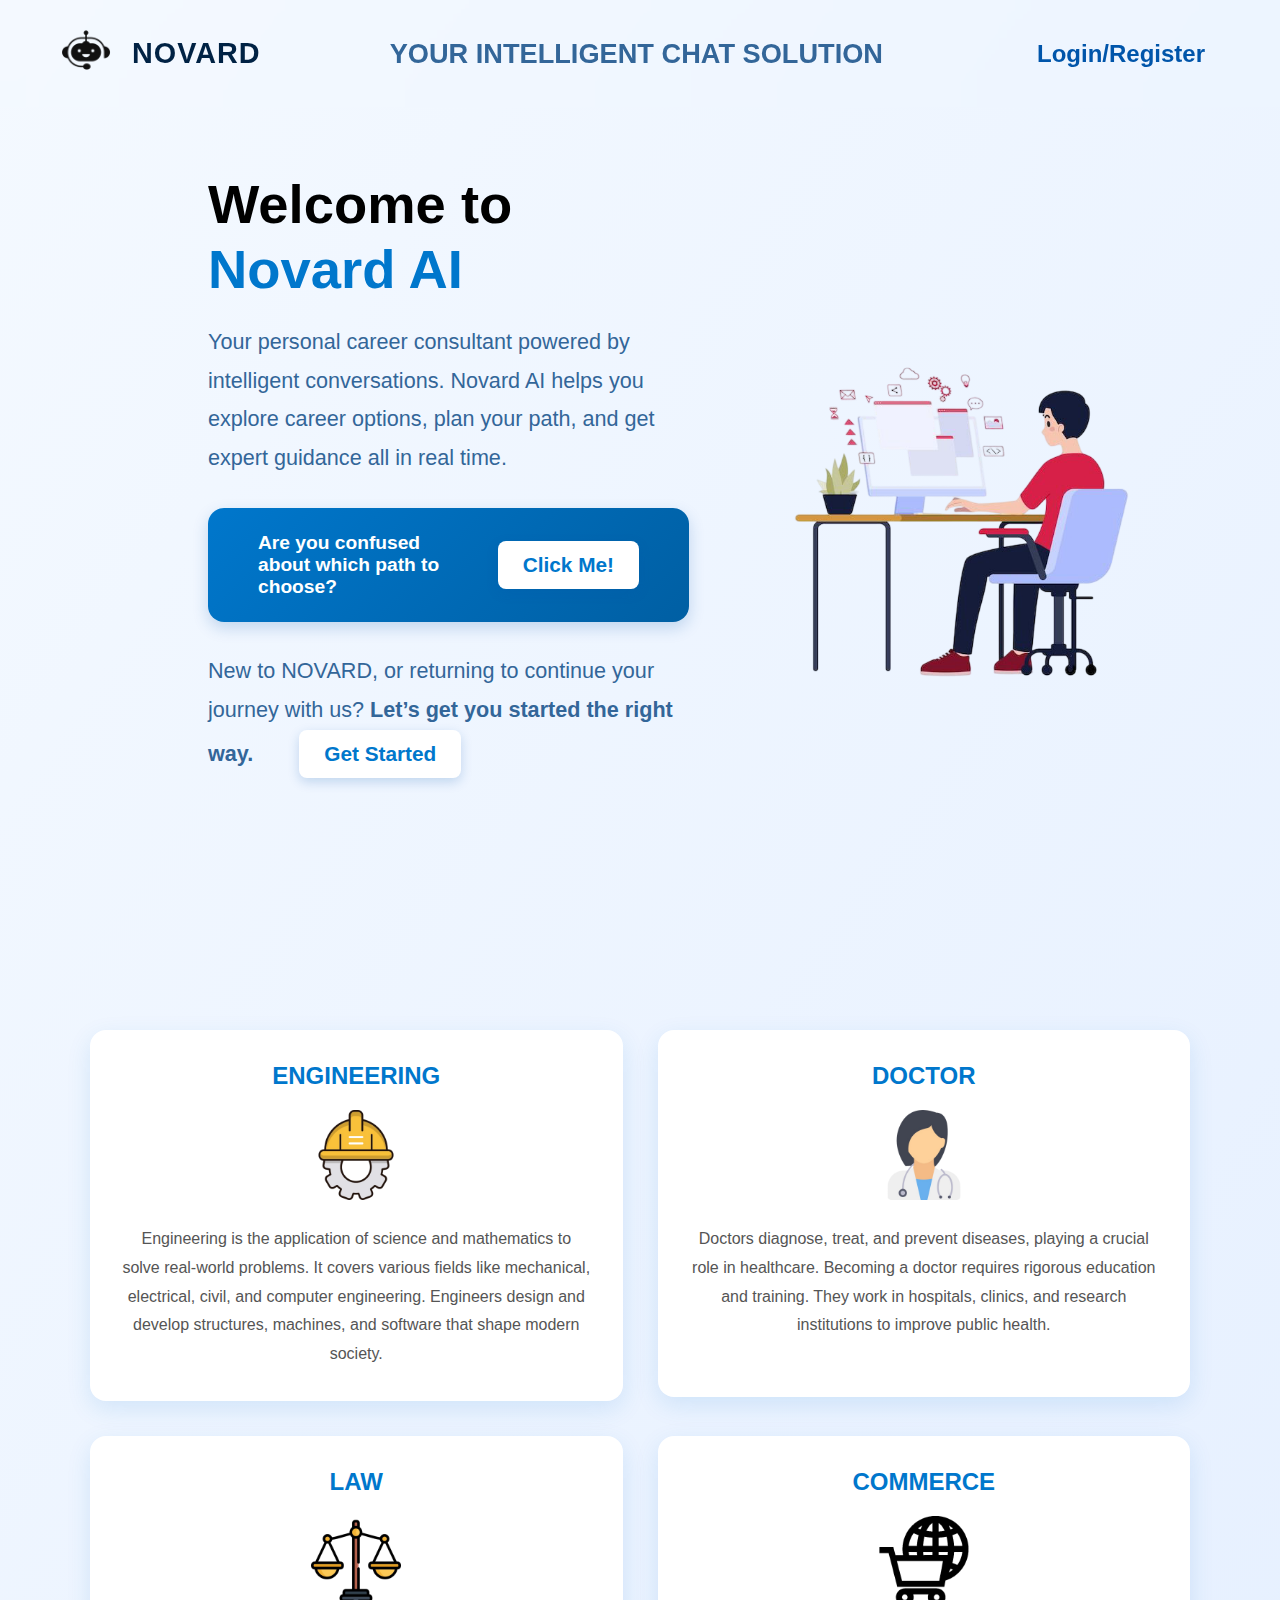
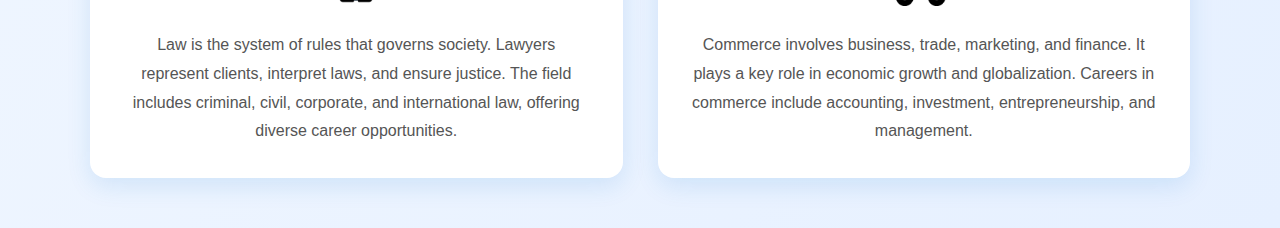
<file: index.html>
<!DOCTYPE html>
<html lang="en">
<head>
    <meta charset="UTF-8">
    <meta name="viewport" content="width=device-width, initial-scale=1.0">
    <title>NOVARD</title>
    <link rel="Icon" href="ICON.png">
    <link rel="stylesheet" href="index.css">
</head>

<body>
<!-- Navbar -->
<nav class="navbar">
    <div class="nav-left">
        <div class="logo-container">
            <a href="index.html">
            <img src="ICON.png" alt="Logo" class="logo">
            </a>
        </div>
        <a  href="index.html">NOVARD</a>
    </div>
    <div class="nav-center">YOUR INTELLIGENT CHAT SOLUTION</div>
    <div class="nav-right"><a href="login.html">Login/Register</a></div>
</nav>

<!-- Hero Section -->
<section class="hero-section">
    <div class="hero-text">
            <h1>Welcome to <span style="color:#0077cc;">Novard AI</span></h1>
            <p>Your personal career consultant powered by intelligent conversations.  
             Novard AI helps you explore career options, plan your path, and get expert guidance all in real time.</p>
         <!-- Path Selection Block -->
            <div class="path-outer-container">
                <div class="path-text-box">Are you confused about which path to choose?</div>
                <button class="path-button" onclick="window.location.href='containers.html'">Click Me!</button>
             </div>
         <!-- to get started -->
            <div class="user-status-box">
                <p>
                    New to NOVARD, or returning to continue your journey with us?
                    <strong>Let’s get you started the right way.</strong>  
                    <button onclick="location.href='login.html'" class="path-button">Get Started</button>
                 </p>
            </div>
    </div>

    <div class="vector-image">
        <img src="vector image.png" alt="Chatbot Illustration">
    </div>
</section>


    <!-- Main Content with 4 Containers -->
    <div class="container-wrapper">
        <a href="engineering.html"><div class="container" >
            
            <h2>ENGINEERING</h2>
            <img src="engineering.png" alt="Engineering Icon">
            <p>Engineering is the application of science and mathematics to solve real-world problems. It covers various fields like mechanical, electrical, civil, and computer engineering. Engineers design and develop structures, machines, and software that shape modern society.</p>
        </div></a>
        <a href="doctor.html">
        <div class="container" id="cont_edit">
            <h2>DOCTOR</h2>
            <img src="doctor.png" alt="Doctor Icon">
            <p>Doctors diagnose, treat, and prevent diseases, playing a crucial role in healthcare. Becoming a doctor requires rigorous education and training. They work in hospitals, clinics, and research institutions to improve public health.</p>
        </div></a>
        <a href="law.html"><div class="container" onclick="redirectTo('law.html')">
            <h2>LAW</h2>
            <img src="law.png" alt="Law Icon">
            <p>Law is the system of rules that governs society. Lawyers represent clients, interpret laws, and ensure justice. The field includes criminal, civil, corporate, and international law, offering diverse career opportunities.</p>
        </div></a>
        <a href="commerce.html"><div class="container" onclick="redirectTo('commerce.html')">
            <h2>COMMERCE</h2>
            <img src="commerce.png" alt="Commerce Icon">
            <p>Commerce involves business, trade, marketing, and finance. It plays a key role in economic growth and globalization. Careers in commerce include accounting, investment, entrepreneurship, and management.</p>
        </div></a>
    </div>

    <script src="script.js"></script>
</body>
</html>
</file>
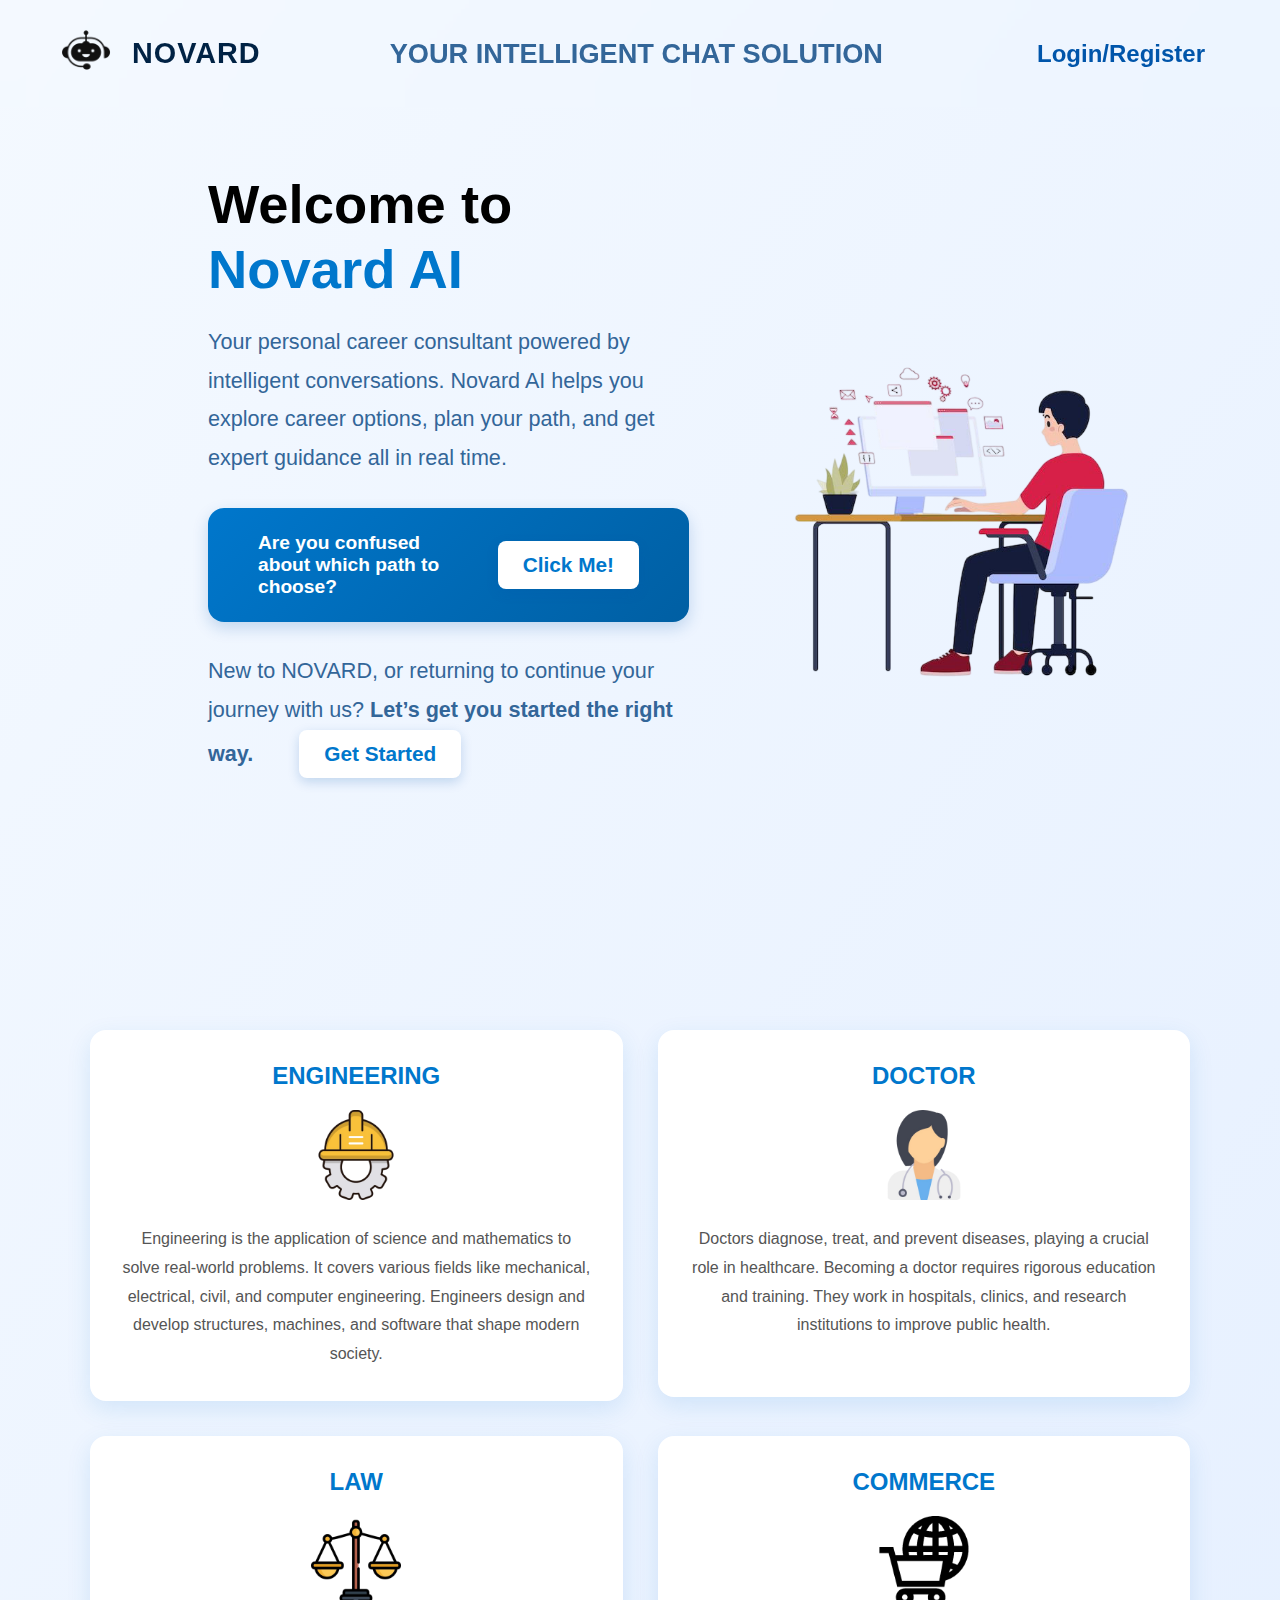
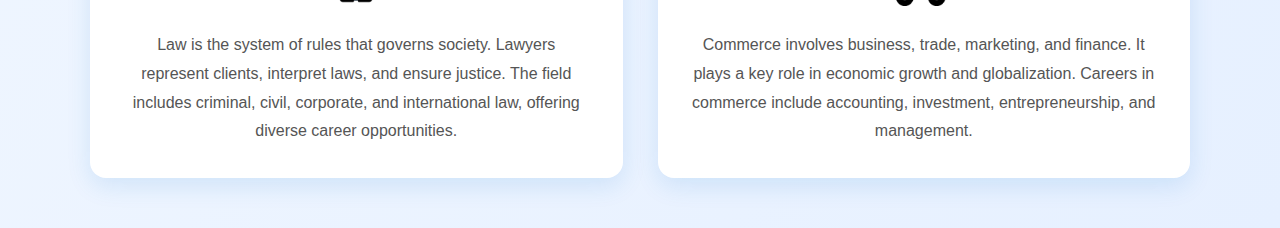
<file: client/html/index.html>
<!DOCTYPE html>
<html lang="en">
<head>
    <meta charset="UTF-8">
    <meta name="viewport" content="width=device-width, initial-scale=1.0">
    <title>NOVARD</title>
    <link rel="Icon" href="/client/src/ICON.png">
    <link rel="stylesheet" href="/client/css/index.css">
</head>

<body>
<!-- Navbar -->
<nav class="navbar">
    <div class="nav-left">
        <div class="logo-container">
            <a href="/client/html/index.html">
            <img src="/client/src/ICON.png" alt="Logo" class="logo">
            </a>
        </div>
        <a  href="/client/html/index.html">NOVARD</a>
    </div>
    <div class="nav-center">YOUR INTELLIGENT CHAT SOLUTION</div>
    <div class="nav-right"><a href="/client/html/login.html">Login/Register</a></div>
</nav>

<!-- Hero Section -->
<section class="hero-section">
    <div class="hero-text">
            <h1>Welcome to <span style="color:#0077cc;">Novard AI</span></h1>
            <p>Your personal career consultant powered by intelligent conversations.  
             Novard AI helps you explore career options, plan your path, and get expert guidance all in real time.</p>
         <!-- Path Selection Block -->
            <div class="path-outer-container">
                <div class="path-text-box">Are you confused about which path to choose?</div>
                <button class="path-button" onclick="window.location.href='/client/html/container.html'">Click Me!</button>
             </div>
         <!-- to get started -->
            <div class="user-status-box">
                <p>
                    New to NOVARD, or returning to continue your journey with us?
                    <strong>Let’s get you started the right way.</strong>  
                    <button onclick="location.href='/client/html/login.html'" class="path-button">Get Started</button>
                 </p>
            </div>
    </div>

    <div class="vector-image">
        <img src="/client/src/vector image.png" alt="Chatbot Illustration">
    </div>
</section>


    <!-- Main Content with 4 Containers -->
    <div class="container-wrapper">
        <a href="/client/html/containers.html"><div class="container" >
            
            <h2>ENGINEERING</h2>
            <img src="/client/src/engineering.png" alt="Engineering Icon">
            <p>Engineering is the application of science and mathematics to solve real-world problems. It covers various fields like mechanical, electrical, civil, and computer engineering. Engineers design and develop structures, machines, and software that shape modern society.</p>
        </div></a>
        <a href="/client/html/doctor.html">
        <div class="container" id="cont_edit">
            <h2>DOCTOR</h2>
            <img src="/client/src/doctor.png" alt="Doctor Icon">
            <p>Doctors diagnose, treat, and prevent diseases, playing a crucial role in healthcare. Becoming a doctor requires rigorous education and training. They work in hospitals, clinics, and research institutions to improve public health.</p>
        </div></a>
        <a href="/client/html/law.html"><div class="container" onclick="redirectTo('/client/html/law.html')">
            <h2>LAW</h2>
            <img src="/client/src/law.png" alt="Law Icon">
            <p>Law is the system of rules that governs society. Lawyers represent clients, interpret laws, and ensure justice. The field includes criminal, civil, corporate, and international law, offering diverse career opportunities.</p>
        </div></a>
        <a href="/client/html/commerce.html"><div class="container" onclick="redirectTo('/client/html/commerce.html')">
            <h2>COMMERCE</h2>
            <img src="/client/src/commerce.png" alt="Commerce Icon">
            <p>Commerce involves business, trade, marketing, and finance. It plays a key role in economic growth and globalization. Careers in commerce include accounting, investment, entrepreneurship, and management.</p>
        </div></a>
    </div>

    <script src="/client/js/script.js"></script>
</body>
</html>
</file>
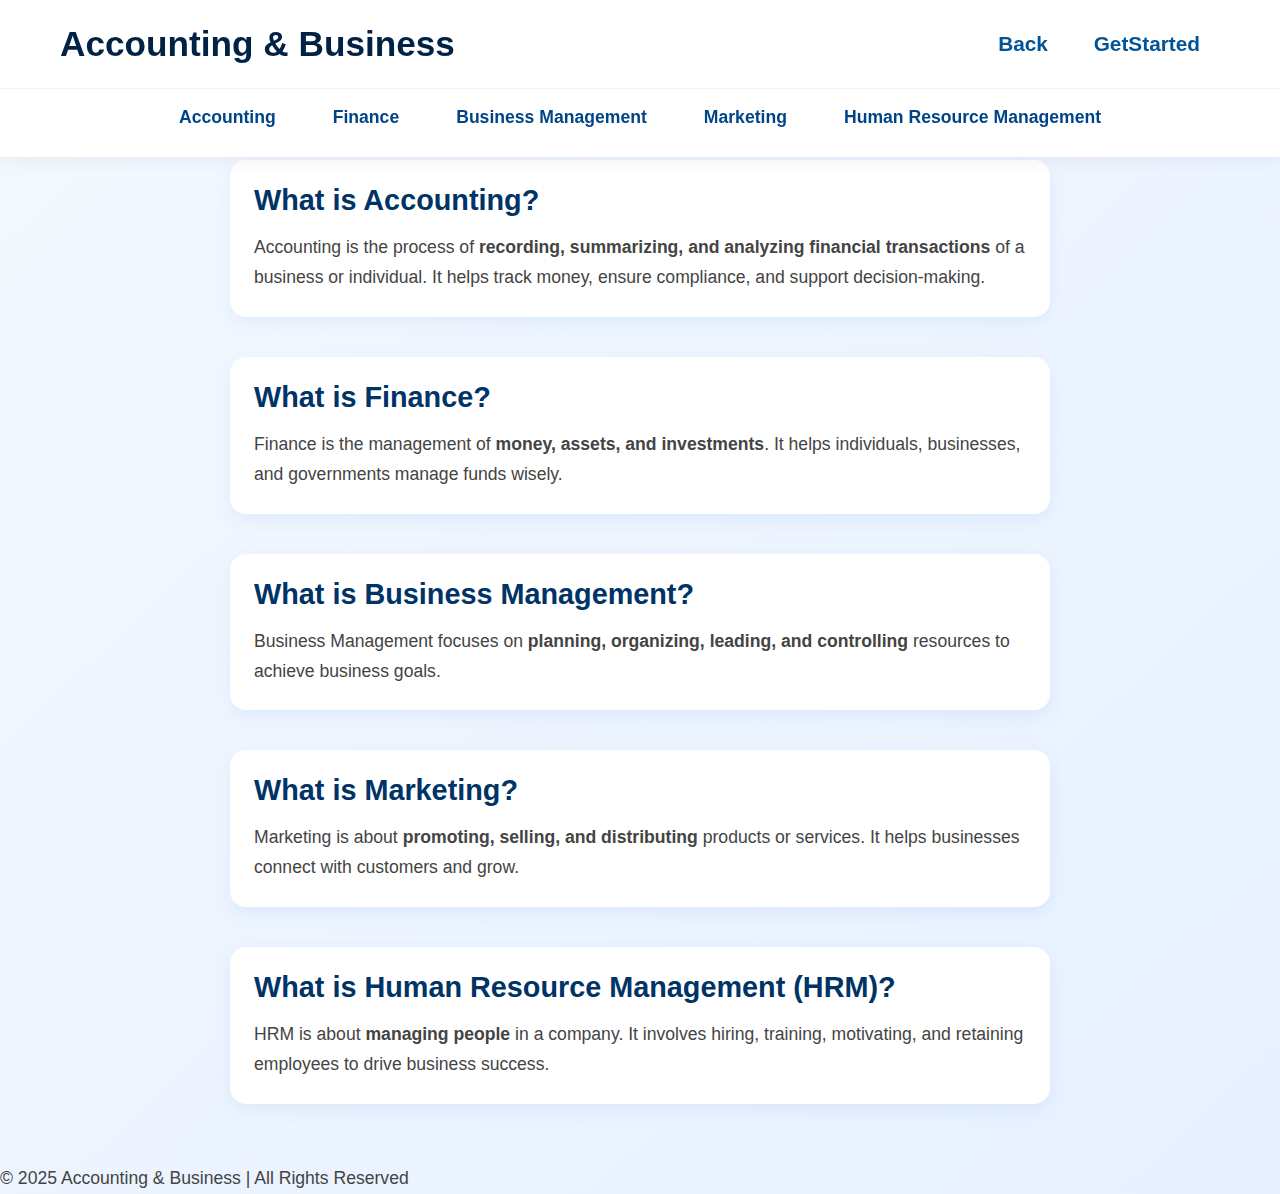
<file: commerce.html>
<!DOCTYPE html>
<html lang="en">
<head>
    <meta charset="UTF-8">
    <meta name="viewport" content="width=device-width, initial-scale=1.0">
    <title>Accounting & Business</title>
    <link rel="Icon" href="ICON.png">
    <link rel="stylesheet" href="commerce.css">
</head>
<body>
    <div class="nav-container">
        <div class="nav-top">
            <h1>Accounting & Business</h1>
            <div class="nav-right">
                <a href="containers.html">  Back  </a>
                <a href="login.html">GetStarted</a>
            </div>
        </div>
        <div class="nav-bottom">
            <ul>
                <li><a href="#accounting">Accounting</a></li>
                <li><a href="#finance">Finance</a></li>
                <li><a href="#business-management">Business Management</a></li>
                <li><a href="#marketing">Marketing</a></li>
                <li><a href="#hrm">Human Resource Management</a></li>
            </ul>
        </div>
    </div>
    

    <main>
        <section id="accounting">
            <h2>What is Accounting?</h2>
            <p>Accounting is the process of <strong>recording, summarizing, and analyzing financial transactions</strong> of a business or individual. It helps track money, ensure compliance, and support decision-making.</p>
        </section>

        <section id="finance">
            <h2>What is Finance?</h2>
            <p>Finance is the management of <strong>money, assets, and investments</strong>. It helps individuals, businesses, and governments manage funds wisely.</p>
        </section>

        <section id="business-management">
            <h2>What is Business Management?</h2>
            <p>Business Management focuses on <strong>planning, organizing, leading, and controlling</strong> resources to achieve business goals.</p>
        </section>

        <section id="marketing">
            <h2>What is Marketing?</h2>
            <p>Marketing is about <strong>promoting, selling, and distributing</strong> products or services. It helps businesses connect with customers and grow.</p>
        </section>

        <section id="hrm">
            <h2>What is Human Resource Management (HRM)?</h2>
            <p>HRM is about <strong>managing people</strong> in a company. It involves hiring, training, motivating, and retaining employees to drive business success.</p>
        </section>
    </main>

    <footer>
        <p>&copy; 2025 Accounting & Business | All Rights Reserved</p>
    </footer>
</body>
</html>
</file>
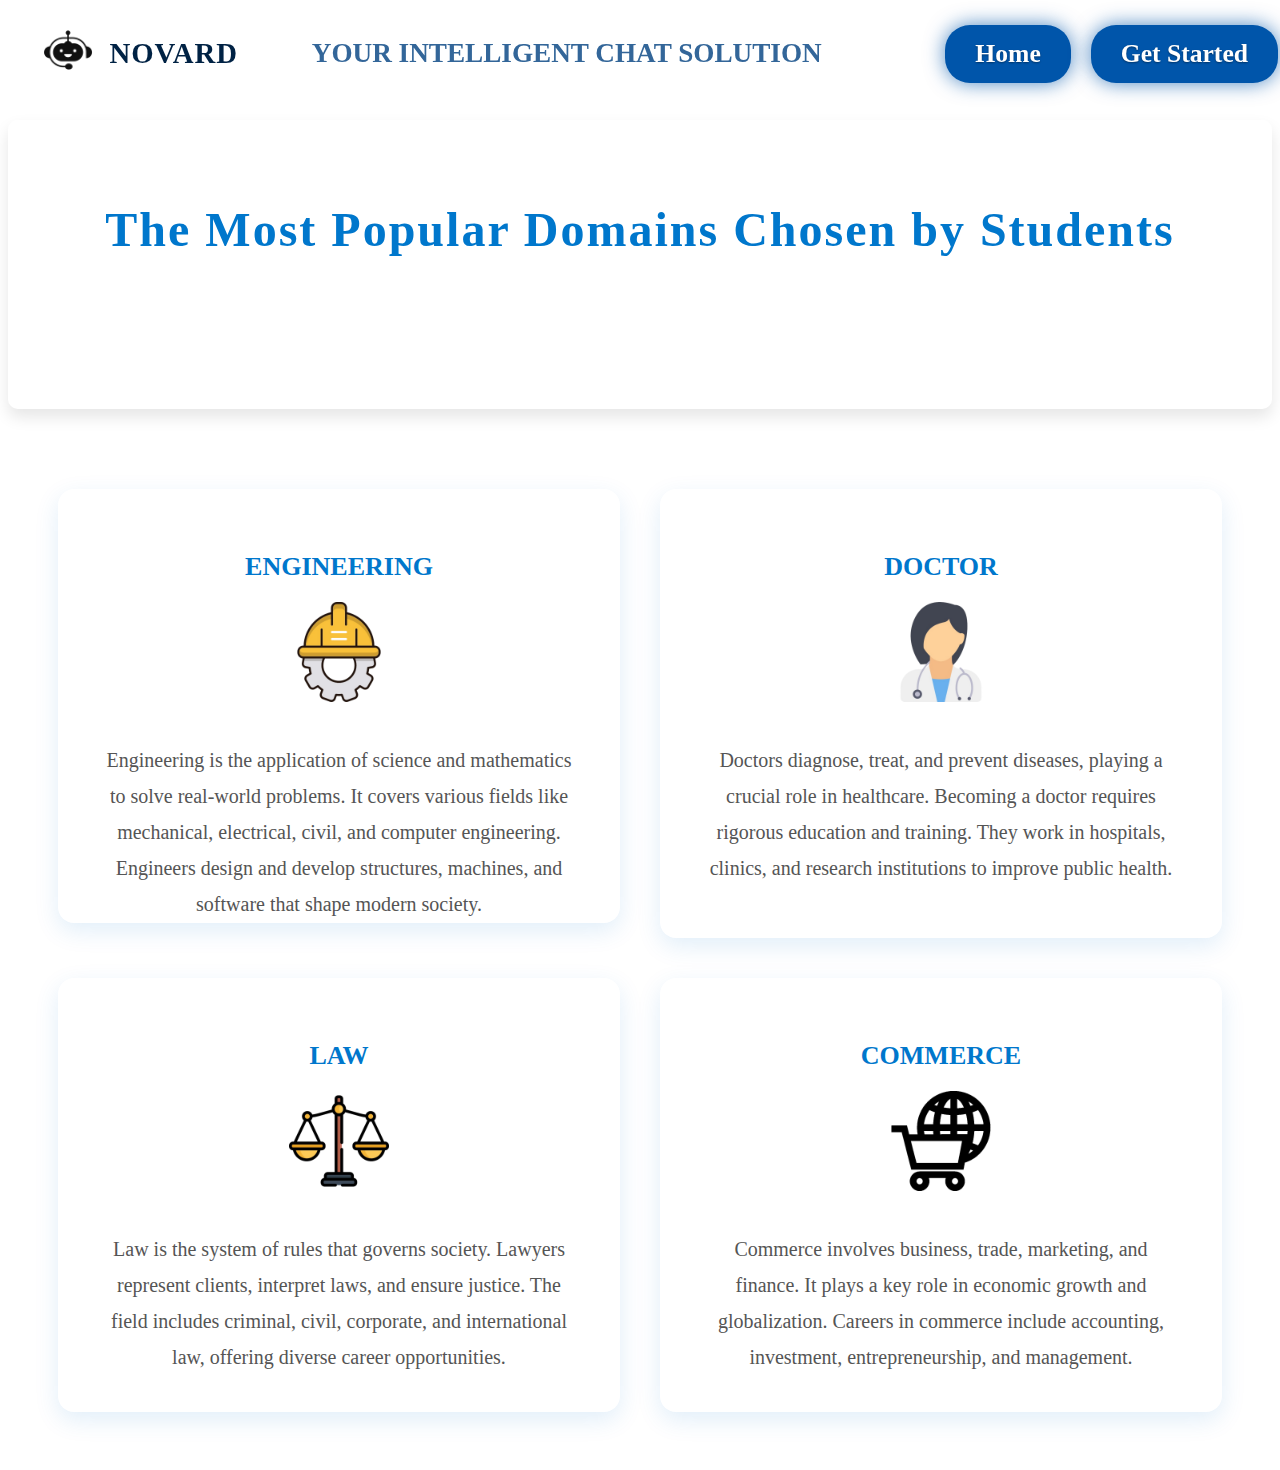
<file: containers.html>
<!DOCTYPE html>
<html lang="en">
<head>
    <meta charset="UTF-8">
    <meta name="viewport" content="width=device-width, initial-scale=1.0">
    <title>NOVARD</title>
    <link rel="Icon" href="ICON.png">
    <link rel="stylesheet" href="containers.css">
</head>
<body>
<!-- Navbar -->
<nav class="navbar">
    <div class="nav-left">
        <div class="logo-container">
            <a href="index.html">
            <img src="ICON.png" alt="Logo" class="logo">
            </a>
        </div>
        <a  href="index.html">NOVARD</a>
    </div>
    <div class="nav-center">YOUR INTELLIGENT CHAT SOLUTION</div>
    <div class="nav-button-wrapper">
        <a href="index.html" class="nav-button"><span>Home</span></a>
        <a href="login.html" class="nav-button"><span>Get Started</span></a>
    </div>      
</nav>
    <header class="header">
        <h1 class="header-title">The Most Popular Domains Chosen by Students</h1>
        <p class="header-subtitle">Explore the top fields where students are building their careers in today's fast-evolving world.</p>
    </header>
    
    <!-- Main Content with 4 Containers -->
    <div class="container-wrapper">
        <a href="engineering.html"><div class="container" >
        
            <h2>ENGINEERING</h2>
            <img src="engineering.png" alt="Engineering Icon">
            <p>Engineering is the application of science and mathematics to solve real-world problems. It covers various fields like mechanical, electrical, civil, and computer engineering. Engineers design and develop structures, machines, and software that shape modern society.</p>
    </div></a>
        <a href="doctor.html">
        <div class="container" id="cont_edit">
         <h2>DOCTOR</h2>
         <img src="doctor.png" alt="Doctor Icon">
         <p>Doctors diagnose, treat, and prevent diseases, playing a crucial role in healthcare. Becoming a doctor requires rigorous education and training. They work in hospitals, clinics, and research institutions to improve public health.</p>
        </div></a>
     <a href="law.html"><div class="container" onclick="redirectTo('law.html')">
          <h2>LAW</h2>
         <img src="law.png" alt="Law Icon">
         <p>Law is the system of rules that governs society. Lawyers represent clients, interpret laws, and ensure justice. The field includes criminal, civil, corporate, and international law, offering diverse career opportunities.</p>
        </div></a>
        <a href="commerce.html"><div class="container" onclick="redirectTo('commerce.html')">
          <h2>COMMERCE</h2>
         <img src="commerce.png" alt="Commerce Icon">
            <p>Commerce involves business, trade, marketing, and finance. It plays a key role in economic growth and globalization. Careers in commerce include accounting, investment, entrepreneurship, and management.</p>
        </div></a>
    </div>
</body>
</file>
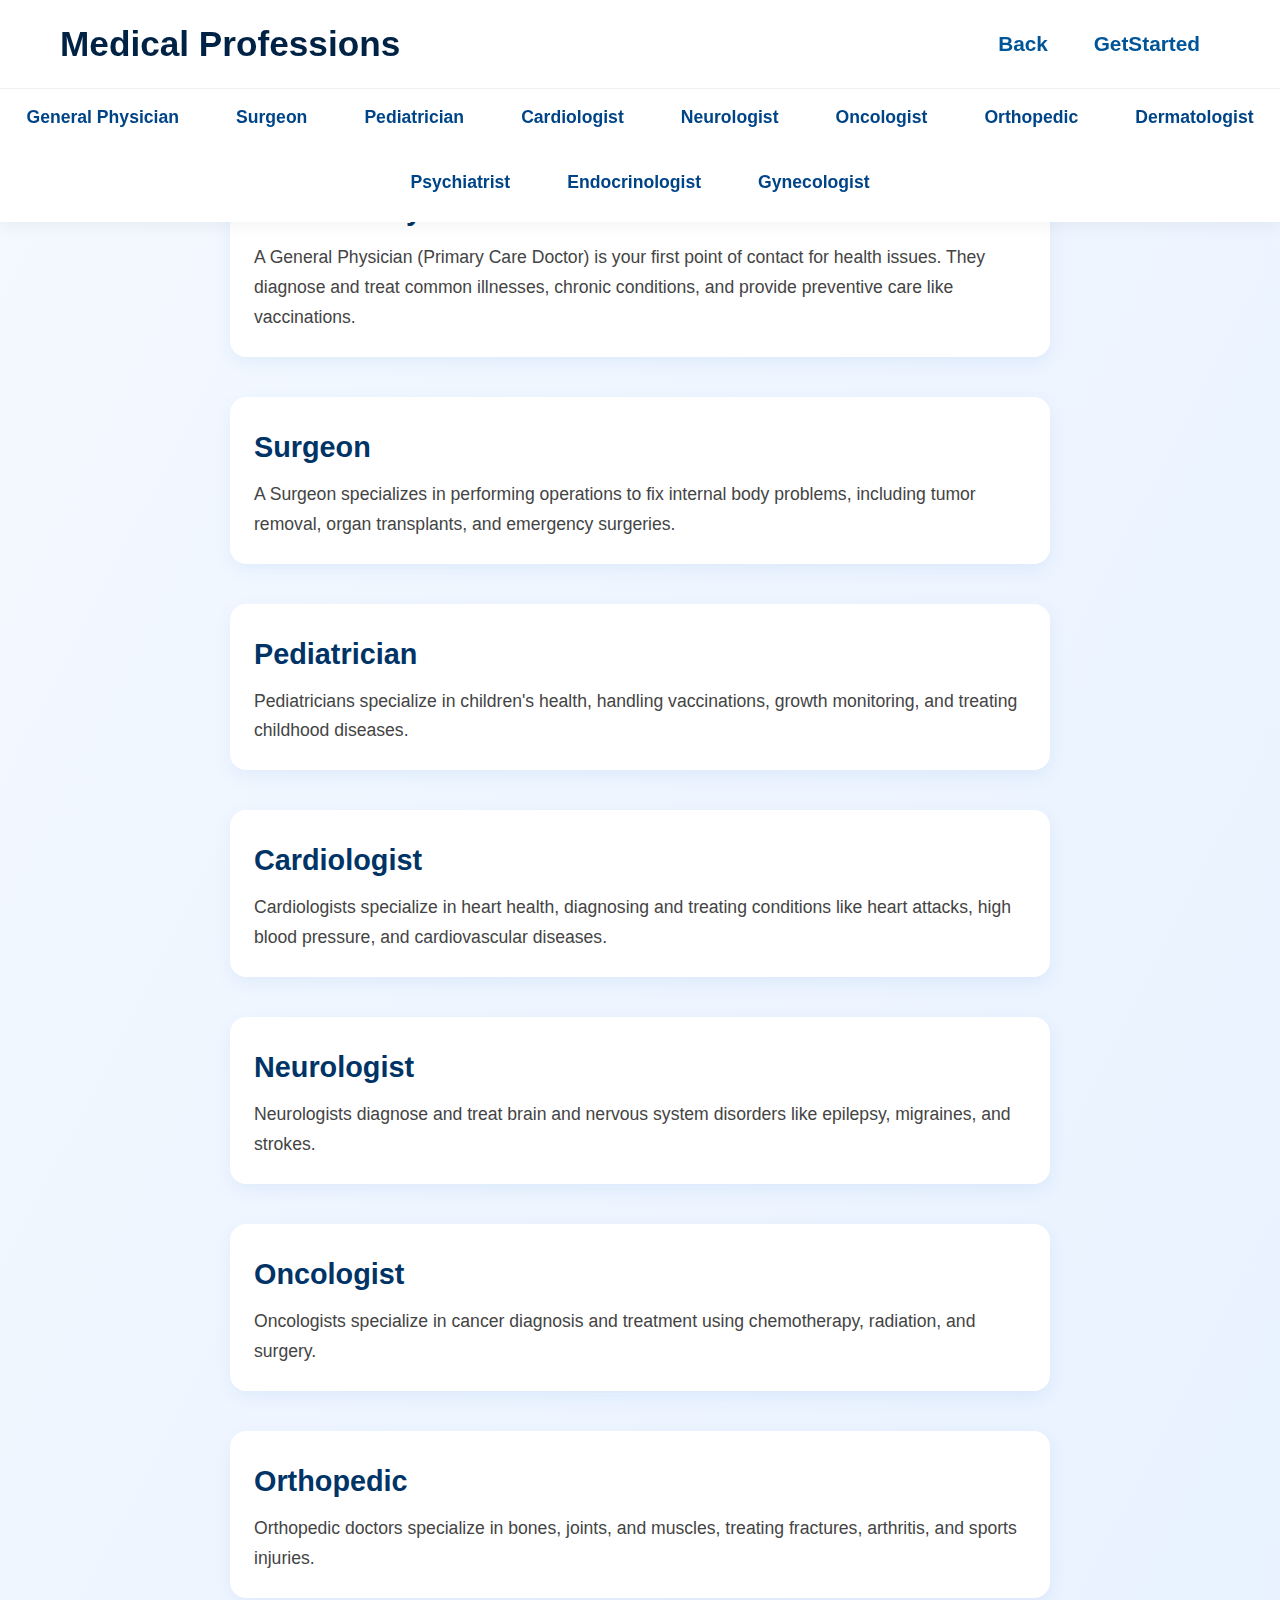
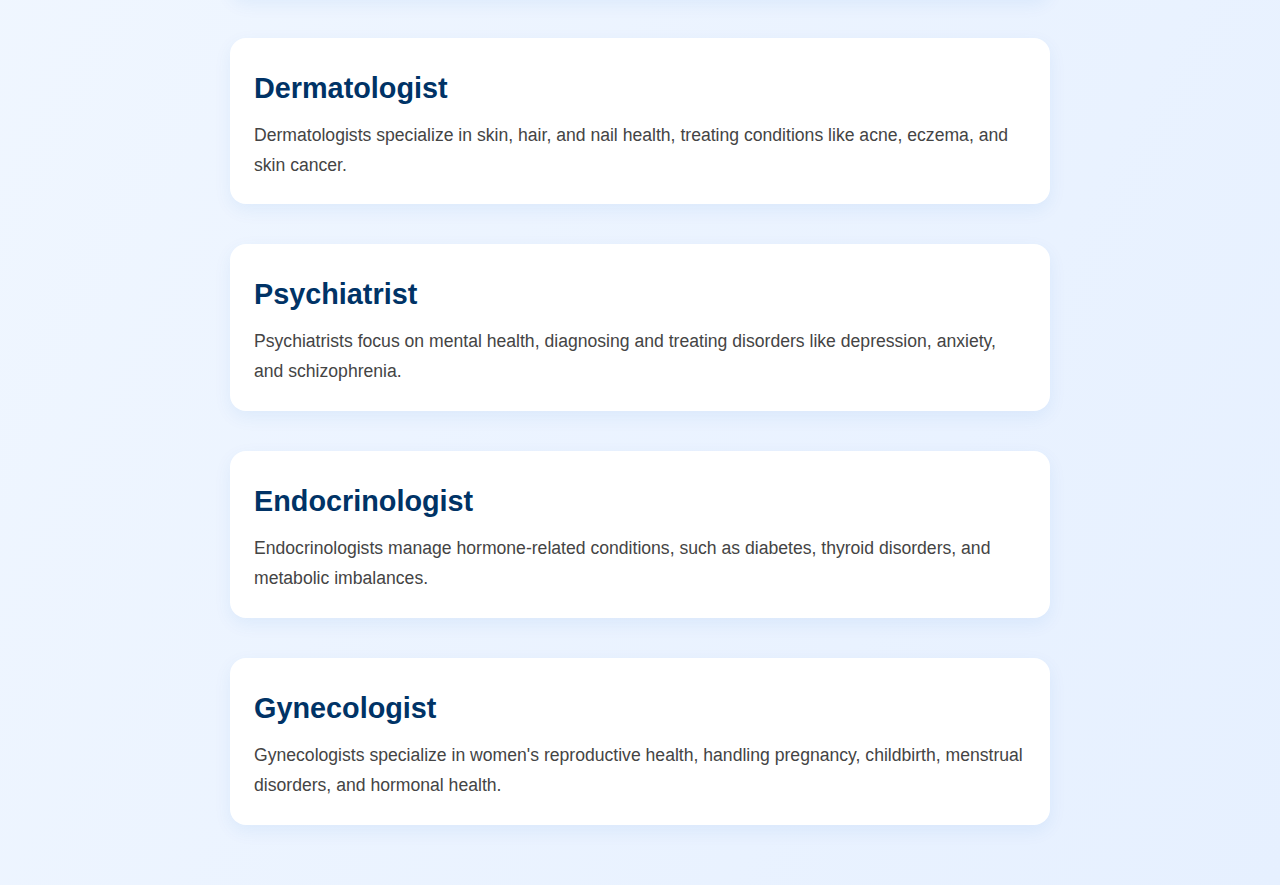
<file: doctor.html>
<!DOCTYPE html>
<html lang="en">
<head>
    <meta charset="UTF-8">
    <meta name="viewport" content="width=device-width, initial-scale=1.0">
    <title>Medical Professions</title>
    <link rel="Icon" href="ICON.png">
    <link rel="stylesheet" href="doctor.css">
</head>
<body>
    <nav>
    <div class="nav-container">
        <div class="nav-top">
            <h1>Medical Professions</h1>
            <div class="nav-right">
                <a href="containers.html">  Back  </a>
                <a href="login.html">GetStarted</a>
            </div>
        </div>
        <div class="nav-bottom">
            <ul>
                <li><a href="#general-physician">General Physician</a></li>
                <li><a href="#surgeon">Surgeon</a></li>
                <li><a href="#pediatrician">Pediatrician</a></li>
                <li><a href="#cardiologist">Cardiologist</a></li>
                <li><a href="#neurologist">Neurologist</a></li>
                <li><a href="#oncologist">Oncologist</a></li>
                <li><a href="#orthopedic">Orthopedic</a></li>
                <li><a href="#dermatologist">Dermatologist</a></li>
                <li><a href="#psychiatrist">Psychiatrist</a></li>
                <li><a href="#endocrinologist">Endocrinologist</a></li>
                <li><a href="#gynecologist">Gynecologist</a></li>
            </ul>
        </div>
    </div>
    
    </nav>

    <main>
        <section id="general-physician">
            <h2>General Physician</h2>
            <p>A General Physician (Primary Care Doctor) is your first point of contact for health issues. They diagnose and treat common illnesses, chronic conditions, and provide preventive care like vaccinations.</p>
        </section>

        <section id="surgeon">
            <h2>Surgeon</h2>
            <p>A Surgeon specializes in performing operations to fix internal body problems, including tumor removal, organ transplants, and emergency surgeries.</p>
        </section>

        <section id="pediatrician">
            <h2>Pediatrician</h2>
            <p>Pediatricians specialize in children's health, handling vaccinations, growth monitoring, and treating childhood diseases.</p>
        </section>

        <section id="cardiologist">
            <h2>Cardiologist</h2>
            <p>Cardiologists specialize in heart health, diagnosing and treating conditions like heart attacks, high blood pressure, and cardiovascular diseases.</p>
        </section>

        <section id="neurologist">
            <h2>Neurologist</h2>
            <p>Neurologists diagnose and treat brain and nervous system disorders like epilepsy, migraines, and strokes.</p>
        </section>

        <section id="oncologist">
            <h2>Oncologist</h2>
            <p>Oncologists specialize in cancer diagnosis and treatment using chemotherapy, radiation, and surgery.</p>
        </section>

        <section id="orthopedic">
            <h2>Orthopedic</h2>
            <p>Orthopedic doctors specialize in bones, joints, and muscles, treating fractures, arthritis, and sports injuries.</p>
        </section>

        <section id="dermatologist">
            <h2>Dermatologist</h2>
            <p>Dermatologists specialize in skin, hair, and nail health, treating conditions like acne, eczema, and skin cancer.</p>
        </section>

        <section id="psychiatrist">
            <h2>Psychiatrist</h2>
            <p>Psychiatrists focus on mental health, diagnosing and treating disorders like depression, anxiety, and schizophrenia.</p>
        </section>

        <section id="endocrinologist">
            <h2>Endocrinologist</h2>
            <p>Endocrinologists manage hormone-related conditions, such as diabetes, thyroid disorders, and metabolic imbalances.</p>
        </section>

        <section id="gynecologist">
            <h2>Gynecologist</h2>
            <p>Gynecologists specialize in women's reproductive health, handling pregnancy, childbirth, menstrual disorders, and hormonal health.</p>
        </section>
    </main>


</body>
</html>
</file>
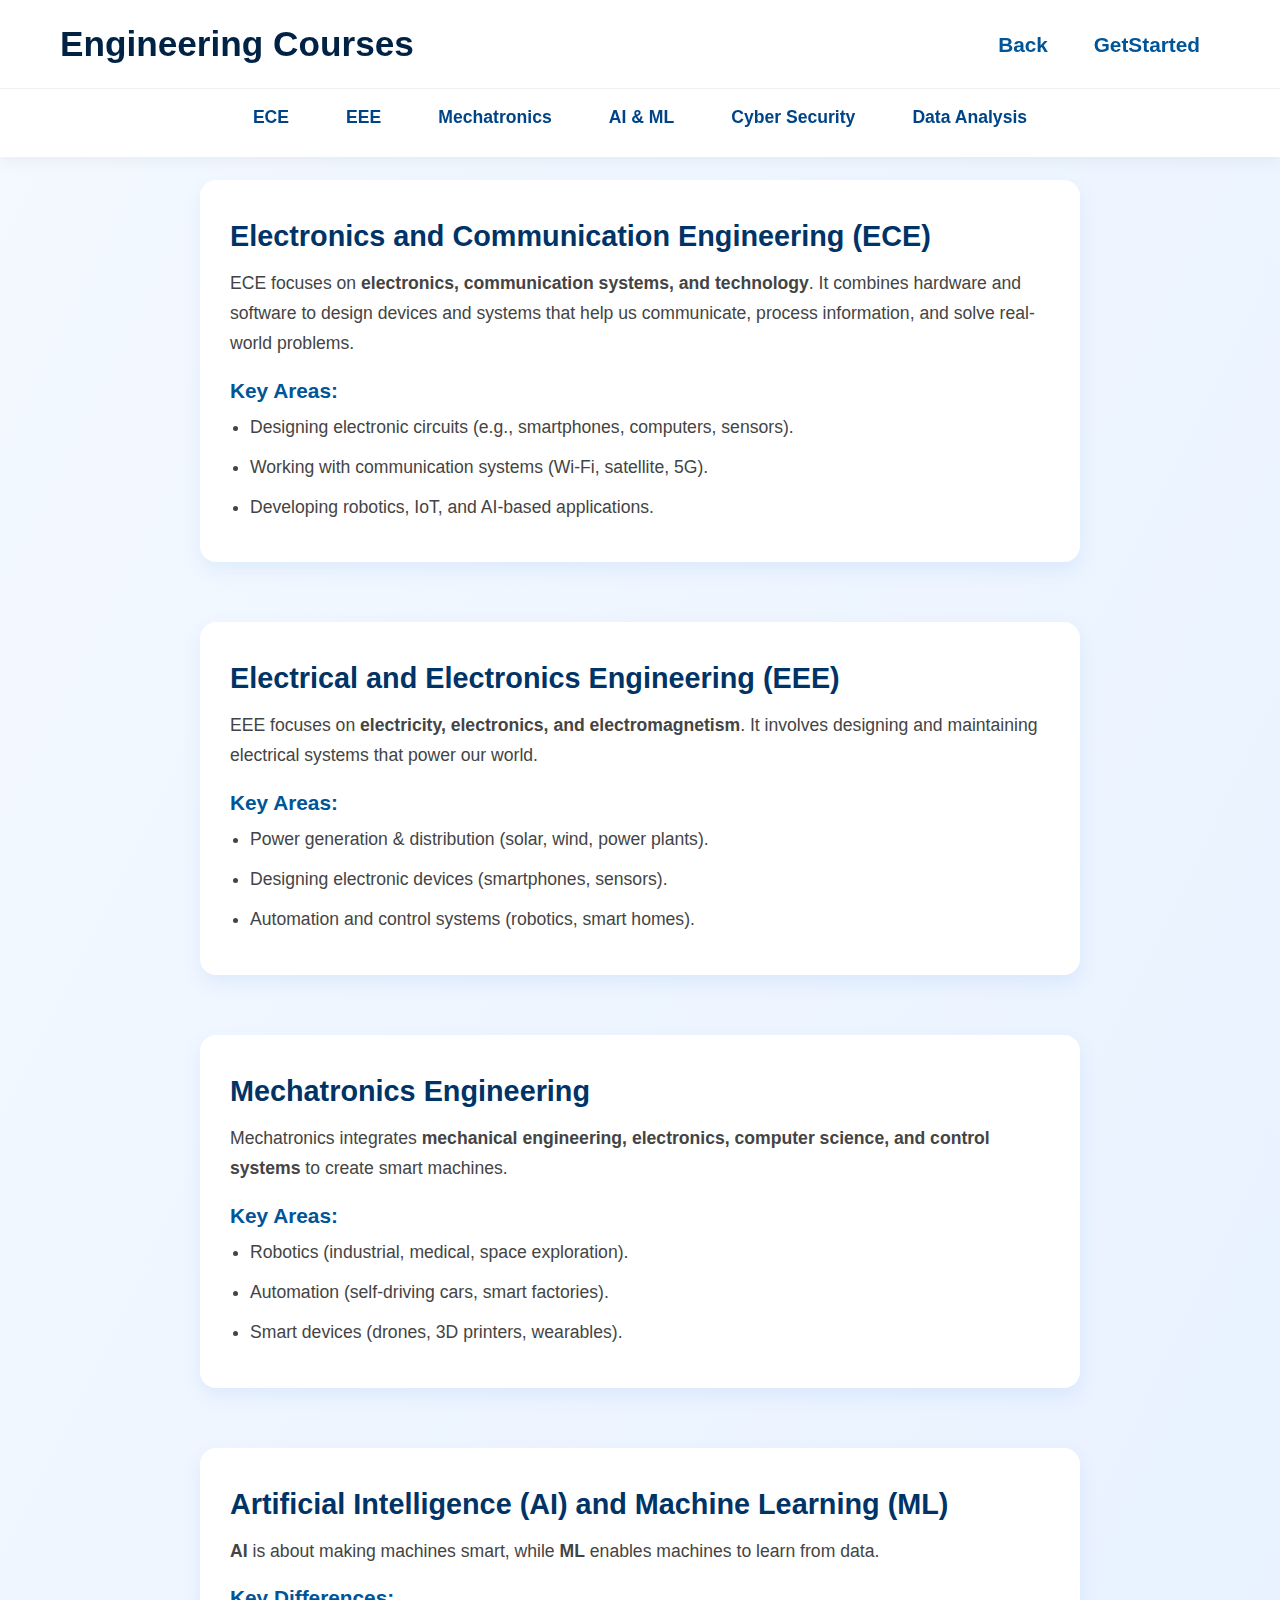
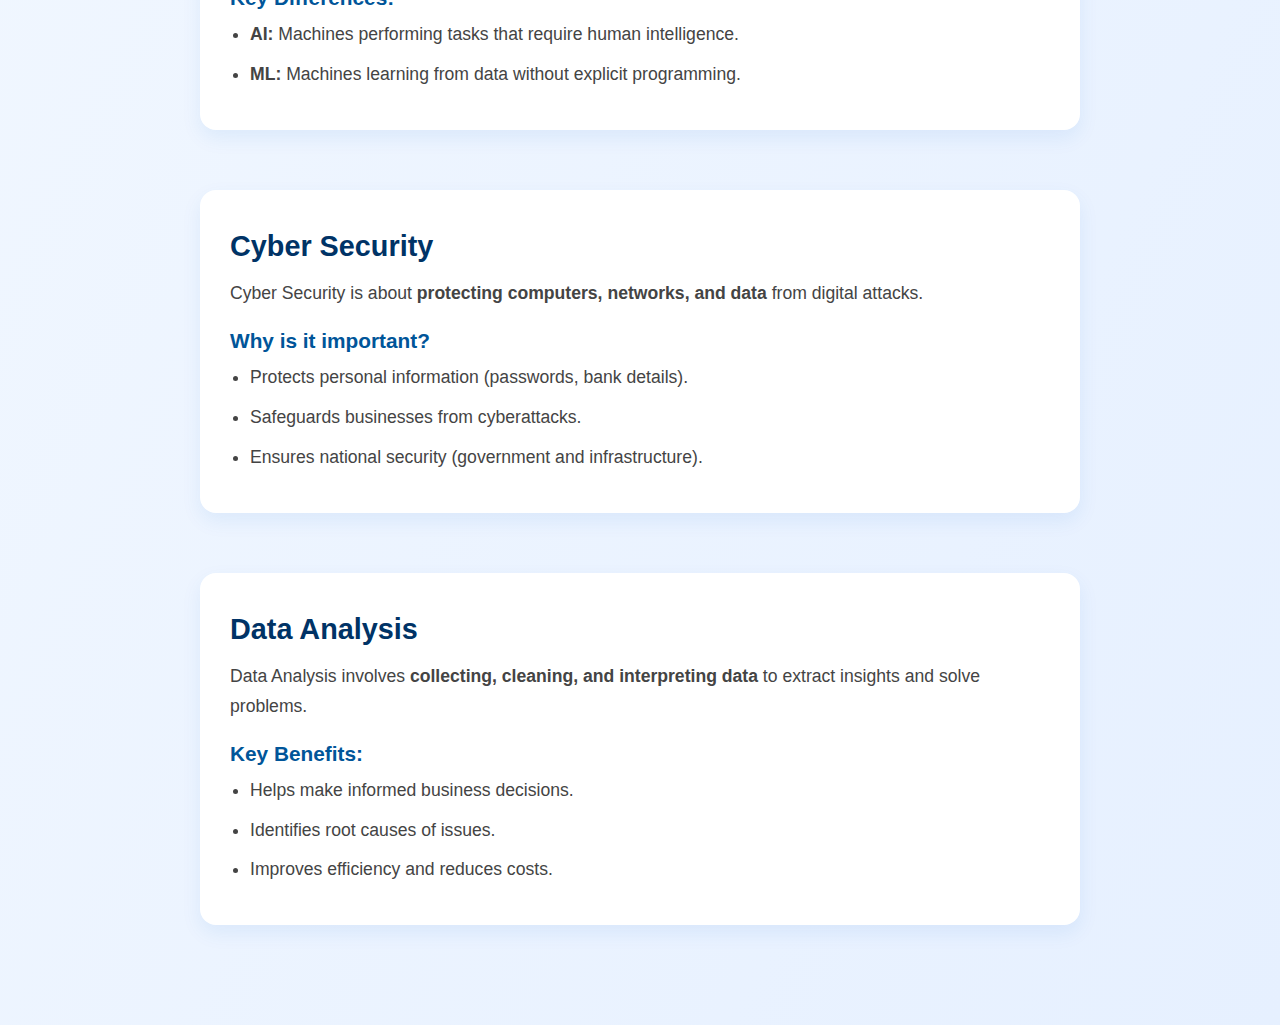
<file: engineering.html>
<!DOCTYPE html>
<html lang="en">
<head>
    <meta charset="UTF-8">
    <meta name="viewport" content="width=device-width, initial-scale=1.0">
    <title>Engineering Courses</title>
    <link rel="Icon" href="ICON.png">
    <link rel="stylesheet" href="engineering.css">
</head>
<body>
    <div class="nav-container">
        <div class="nav-top">
          <h1>Engineering Courses</h1>
          <div class="nav-right">
            <a href="containers.html">  Back  </a>
            <a href="login.html">GetStarted</a>
          </div>
        </div>
        <div class="nav-bottom">
          <ul>
            <li><a href="#ece">ECE</a></li>
            <li><a href="#eee">EEE</a></li>
            <li><a href="#mechatronics">Mechatronics</a></li>
            <li><a href="#ai-ml">AI & ML</a></li>
            <li><a href="#cybersecurity">Cyber Security</a></li>
            <li><a href="#data-analysis">Data Analysis</a></li>
          </ul>
        </div>
      </div>
      
    <main>
        <section id="ece">
            <h2>Electronics and Communication Engineering (ECE)</h2>
            <p>ECE focuses on <strong>electronics, communication systems, and technology</strong>. It combines hardware and software to design devices and systems that help us communicate, process information, and solve real-world problems.</p>
            <h3>Key Areas:</h3>
            <ul>
                <li>Designing electronic circuits (e.g., smartphones, computers, sensors).</li>
                <li>Working with communication systems (Wi-Fi, satellite, 5G).</li>
                <li>Developing robotics, IoT, and AI-based applications.</li>
            </ul>
        </section>

        <section id="eee">
            <h2>Electrical and Electronics Engineering (EEE)</h2>
            <p>EEE focuses on <strong>electricity, electronics, and electromagnetism</strong>. It involves designing and maintaining electrical systems that power our world.</p>
            <h3>Key Areas:</h3>
            <ul>
                <li>Power generation & distribution (solar, wind, power plants).</li>
                <li>Designing electronic devices (smartphones, sensors).</li>
                <li>Automation and control systems (robotics, smart homes).</li>
            </ul>
        </section>

        <section id="mechatronics">
            <h2>Mechatronics Engineering</h2>
            <p>Mechatronics integrates <strong>mechanical engineering, electronics, computer science, and control systems</strong> to create smart machines.</p>
            <h3>Key Areas:</h3>
            <ul>
                <li>Robotics (industrial, medical, space exploration).</li>
                <li>Automation (self-driving cars, smart factories).</li>
                <li>Smart devices (drones, 3D printers, wearables).</li>
            </ul>
        </section>

        <section id="ai-ml">
            <h2>Artificial Intelligence (AI) and Machine Learning (ML)</h2>
            <p><strong>AI</strong> is about making machines smart, while <strong>ML</strong> enables machines to learn from data.</p>
            <h3>Key Differences:</h3>
            <ul>
                <li><strong>AI:</strong> Machines performing tasks that require human intelligence.</li>
                <li><strong>ML:</strong> Machines learning from data without explicit programming.</li>
            </ul>
        </section>

        <section id="cybersecurity">
            <h2>Cyber Security</h2>
            <p>Cyber Security is about <strong>protecting computers, networks, and data</strong> from digital attacks.</p>
            <h3>Why is it important?</h3>
            <ul>
                <li>Protects personal information (passwords, bank details).</li>
                <li>Safeguards businesses from cyberattacks.</li>
                <li>Ensures national security (government and infrastructure).</li>
            </ul>
        </section>

        <section id="data-analysis">
            <h2>Data Analysis</h2>
            <p>Data Analysis involves <strong>collecting, cleaning, and interpreting data</strong> to extract insights and solve problems.</p>
            <h3>Key Benefits:</h3>
            <ul>
                <li>Helps make informed business decisions.</li>
                <li>Identifies root causes of issues.</li>
                <li>Improves efficiency and reduces costs.</li>
            </ul>
        </section>
    </main>

</body>
</html>
</file>
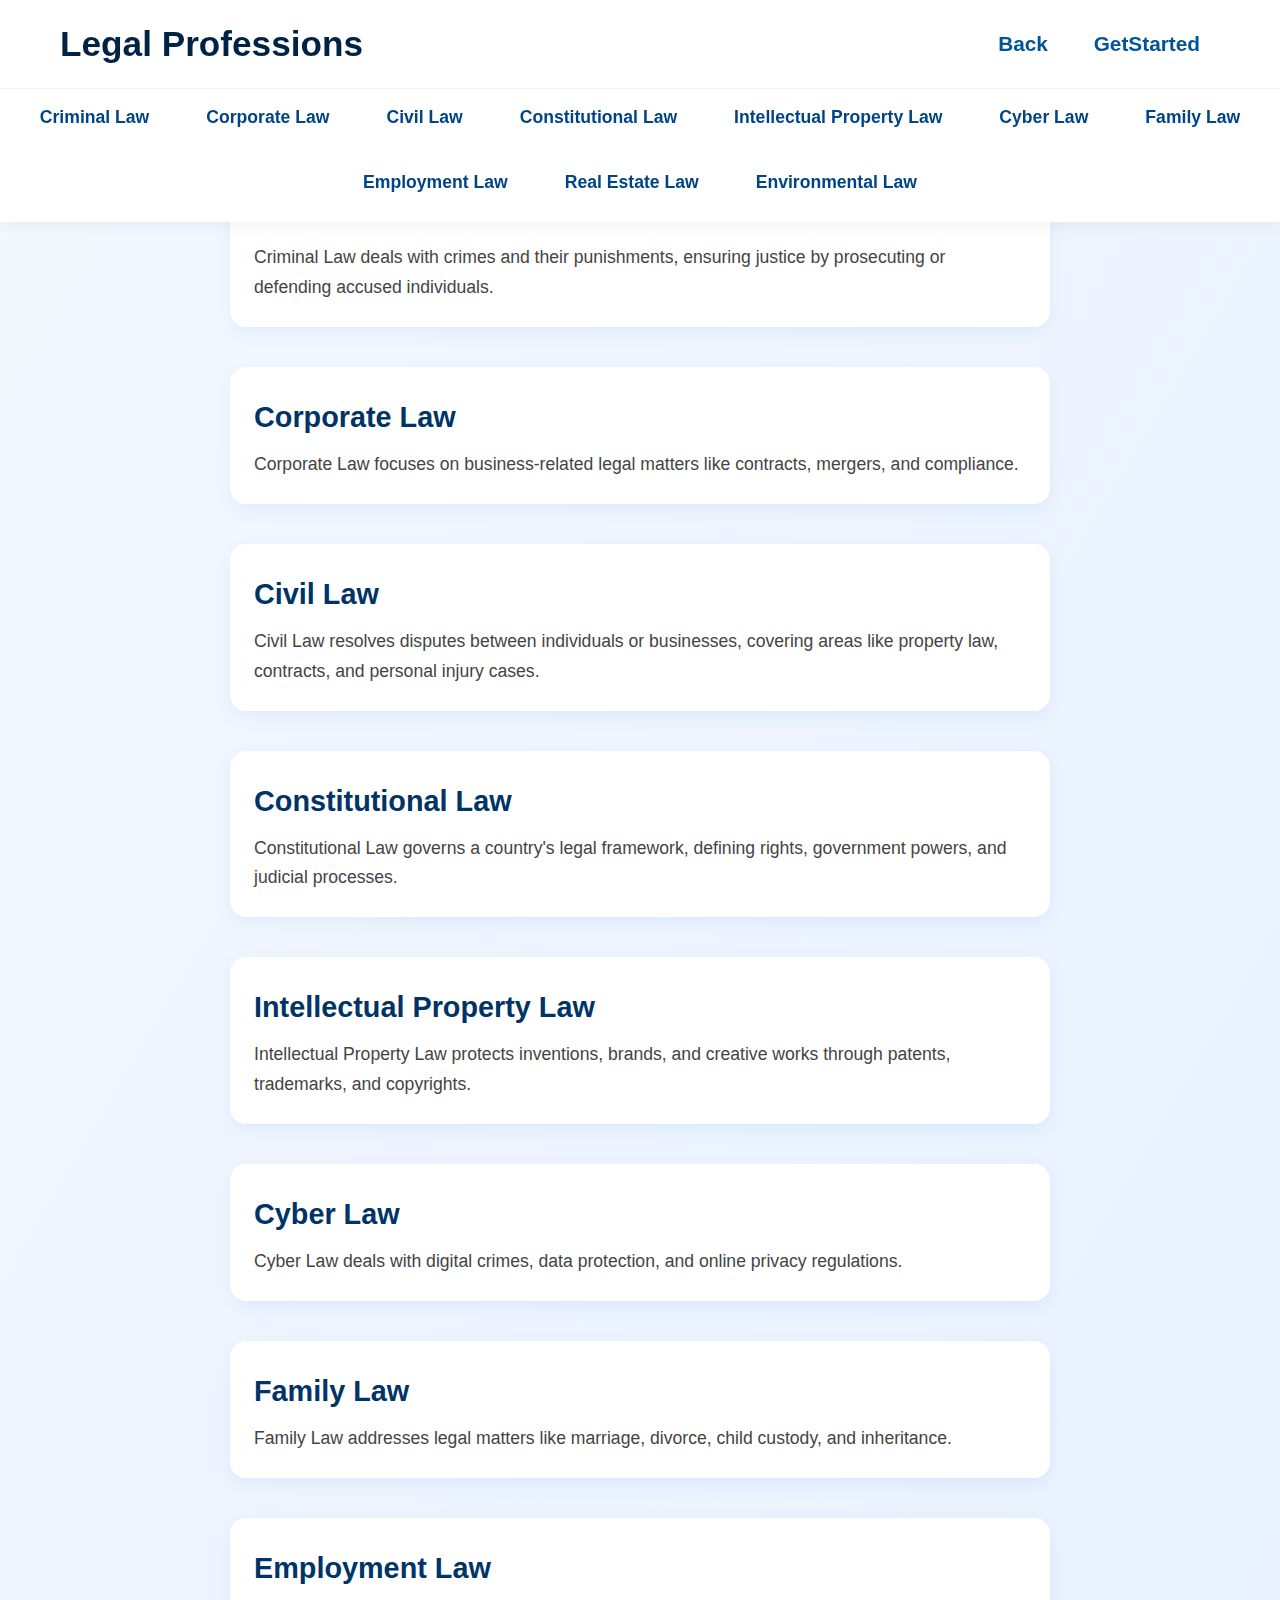
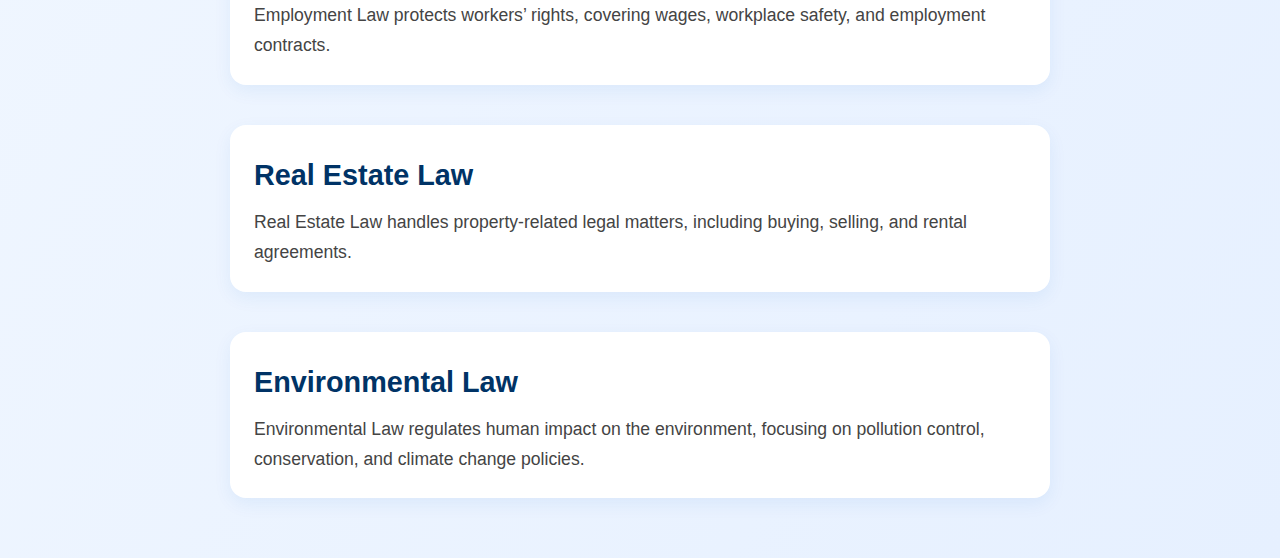
<file: law.html>
<!DOCTYPE html>
<html lang="en">
<head>
    <meta charset="UTF-8">
    <meta name="viewport" content="width=device-width, initial-scale=1.0">
    <title>Legal Professions</title>
    <link rel="Icon" href="ICON.png">
    <link rel="stylesheet" href="law.css">
</head>
<body>

    <div class="nav-container">
        <div class="nav-top">
            <h1>Legal Professions</h1>
            <div class="nav-right">
                <a href="containers.html">  Back  </a>
                <a href="login.html">GetStarted</a>
            </div>
        </div>
        <div class="nav-bottom">
            <ul>
                <li><a href="#criminal-law">Criminal Law</a></li>
                <li><a href="#corporate-law">Corporate Law</a></li>
                <li><a href="#civil-law">Civil Law</a></li>
                <li><a href="#constitutional-law">Constitutional Law</a></li>
                <li><a href="#ip-law">Intellectual Property Law</a></li>
                <li><a href="#cyber-law">Cyber Law</a></li>
                <li><a href="#family-law">Family Law</a></li>
                <li><a href="#employment-law">Employment Law</a></li>
                <li><a href="#real-estate-law">Real Estate Law</a></li>
                <li><a href="#environmental-law">Environmental Law</a></li>
            </ul>
        </div>
    </div>

    <main>
        <section id="criminal-law">
            <h2>Criminal Law</h2>
            <p>Criminal Law deals with crimes and their punishments, ensuring justice by prosecuting or defending accused individuals.</p>
        </section>

        <section id="corporate-law">
            <h2>Corporate Law</h2>
            <p>Corporate Law focuses on business-related legal matters like contracts, mergers, and compliance.</p>
        </section>

        <section id="civil-law">
            <h2>Civil Law</h2>
            <p>Civil Law resolves disputes between individuals or businesses, covering areas like property law, contracts, and personal injury cases.</p>
        </section>

        <section id="constitutional-law">
            <h2>Constitutional Law</h2>
            <p>Constitutional Law governs a country's legal framework, defining rights, government powers, and judicial processes.</p>
        </section>

        <section id="ip-law">
            <h2>Intellectual Property Law</h2>
            <p>Intellectual Property Law protects inventions, brands, and creative works through patents, trademarks, and copyrights.</p>
        </section>

        <section id="cyber-law">
            <h2>Cyber Law</h2>
            <p>Cyber Law deals with digital crimes, data protection, and online privacy regulations.</p>
        </section>

        <section id="family-law">
            <h2>Family Law</h2>
            <p>Family Law addresses legal matters like marriage, divorce, child custody, and inheritance.</p>
        </section>

        <section id="employment-law">
            <h2>Employment Law</h2>
            <p>Employment Law protects workers’ rights, covering wages, workplace safety, and employment contracts.</p>
        </section>

        <section id="real-estate-law">
            <h2>Real Estate Law</h2>
            <p>Real Estate Law handles property-related legal matters, including buying, selling, and rental agreements.</p>
        </section>

        <section id="environmental-law">
            <h2>Environmental Law</h2>
            <p>Environmental Law regulates human impact on the environment, focusing on pollution control, conservation, and climate change policies.</p>
        </section>
    </main>
</body>
</html>
</file>
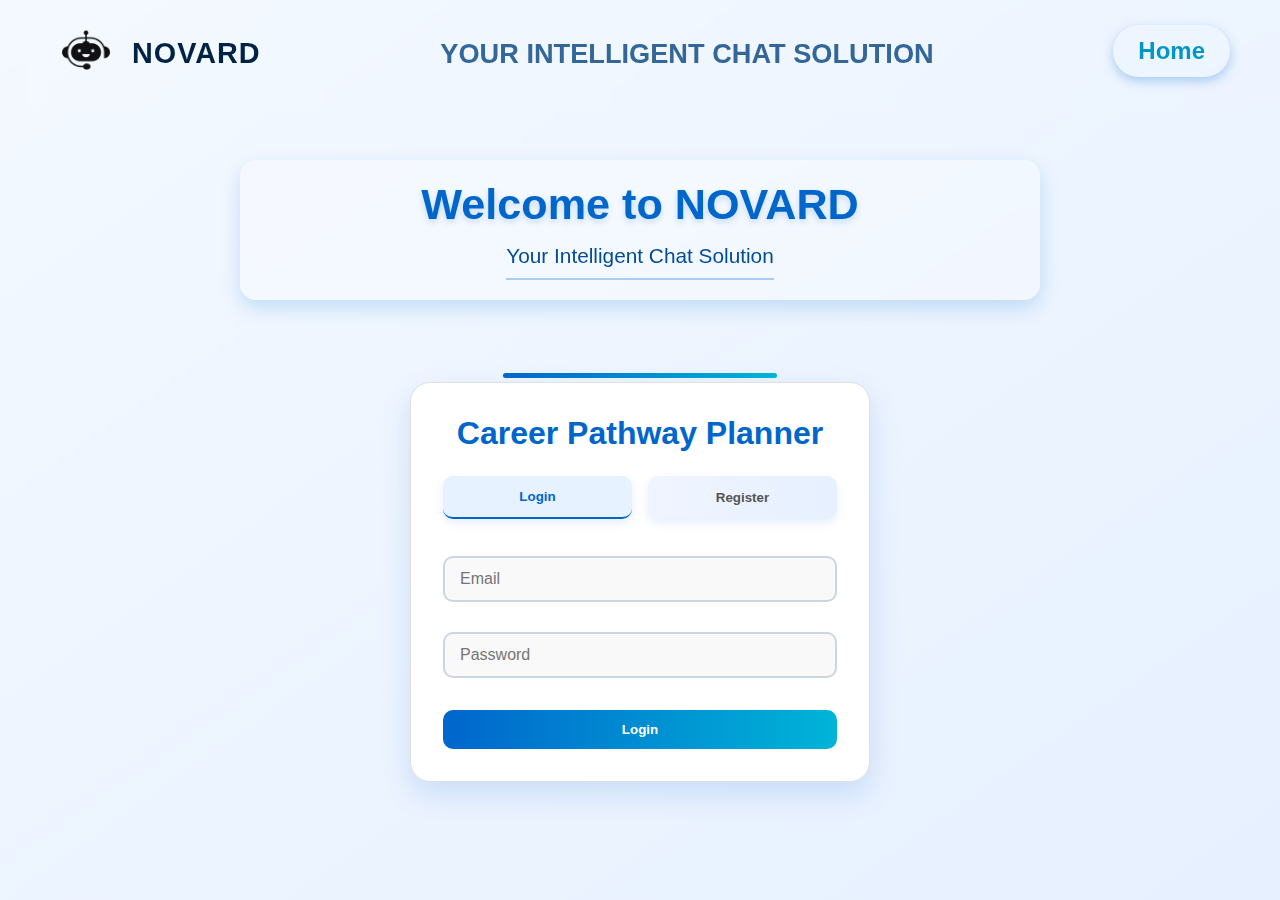
<file: login.html>
<!DOCTYPE html>
<html lang="en">
<head>
    <meta charset="UTF-8">
    <meta name="viewport" content="width=device-width, initial-scale=1.0">
    <title>NOVARD AI</title>
    <link rel="ICON"++++++++++ href="ICON.png">
    <link rel="stylesheet" href="login.css">
</head>
<body>
    <!-- Navbar -->
    <nav class="navbar">
        <div class="nav-left">
        <div class="logo-container">
            <a href="index.html">
            <img src="ICON.png" alt="Logo" class="logo">
            </a>
        </div>
        <a  href="index.html">NOVARD</a>
    </div>
        <div class="nav-center">YOUR INTELLIGENT CHAT SOLUTION</div>
        <!-- HOME Button -->
        <div class="nav-right">
            <a href="index.html">
              <span>Home</span>
              <div class="hidden-box"></div>
            </a>
          </div>
    </nav>  
    <div class="heading-container">
        <h1 class="main-heading">Welcome to NOVARD</h1>
        <p class="sub-heading">Your Intelligent Chat Solution</p>
    </div>
    <div class="auth-container">
        <div class="auth-box">
            <h2>Career Pathway Planner</h2>
            <div class="tabs">
                <button class="tab active" onclick="switchTab('login')">Login</button>
                <button class="tab" onclick="switchTab('register')">Register</button>
            </div>
            
            <!-- Login Form -->
            <form id="loginForm" class="form active">
                <input type="email" id="loginEmail" placeholder="Email" required>
                <input type="password" id="loginPassword" placeholder="Password" required>
                <button type="submit">Login</button>
            </form>

            <!-- Registration Form -->
            <form id="registerForm" class="form">
                <input type="email" id="registerEmail" placeholder="Email" required>
                <input type="password" id="registerPassword" placeholder="Password" required>
                <input type="password" id="confirmpassword" placeholder="Confim Password" required>
                <button type="submit">Register</button>
            </form>
        </div>
    </div>
    <script src="login.js"></script>
</body>
</html>
</file>
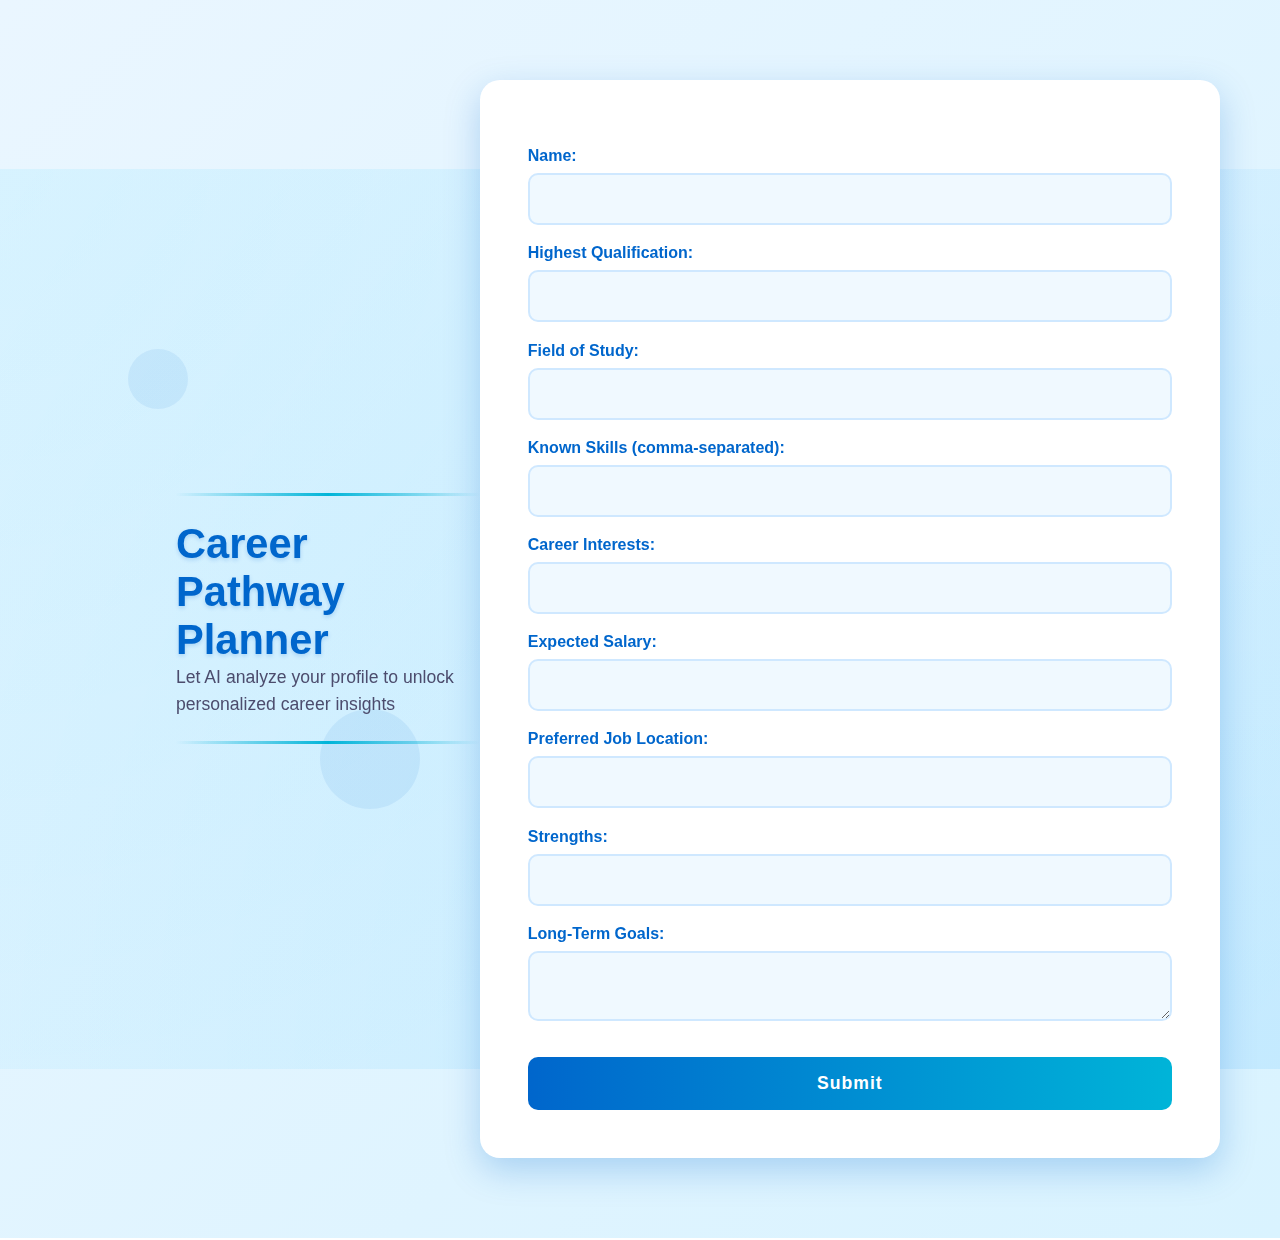
<file: script.html>
<!DOCTYPE html>
<html lang="en">
<head>
    <meta charset="UTF-8">
    <meta name="viewport" content="width=device-width, initial-scale=1.0">
    <title>NOVARD AI</title>
    <link rel="ICON" href="ICON.png">
    <link rel="stylesheet" href="script.css">
</head>
<body>
    <!-- Styles for main content background -->
    <div class="background-particles">
        <div class="particle" style="width: 60px; height: 60px; top: 20%; left: 10%;"></div>
        <div class="particle" style="width: 100px; height: 100px; top: 60%; left: 25%;"></div>
        <div class="particle" style="width: 80px; height: 80px; top: 40%; left: 70%;"></div>
        <div class="particle" style="width: 120px; height: 120px; top: 80%; left: 80%;"></div>
        <div class="particle" style="width: 40px; height: 40px; top: 30%; left: 50%;"></div>
      </div>
      
<div class="hero-section">
<div class="title-container">
    <div class="title-divider"></div>
    <h2>Career Pathway Planner</h2>
    <p class="subtitle">Let AI analyze your profile to unlock personalized career insights</p>
    <div class="title-divider"></div>
</div>

    <form id="studentForm">
        <label for="name">Name:</label>
        <input type="text" id="name" name="name" required>

        <label for="highest_qualification">Highest Qualification:</label>
        <input type="text" id="highest_qualification" name="highest_qualification" required>

        <label for="field_of_study">Field of Study:</label>
        <input type="text" id="field_of_study" name="field_of_study" required>

        <label for="known_skills">Known Skills (comma-separated):</label>
        <input type="text" id="known_skills" name="known_skills" required>

        <label for="career_interests">Career Interests:</label>
        <input type="text" id="career_interests" name="career_interests" required>

        <label for="expected_salary">Expected Salary:</label>
        <input type="text" id="expected_salary" name="expected_salary" required>

        <label for="preferred_job_location">Preferred Job Location:</label>
        <input type="text" id="preferred_job_location" name="preferred_job_location" required>

        <label for="strengths">Strengths:</label>
        <input type="text" id="strengths" name="strengths" required>

        <label for="long_term_goals">Long-Term Goals:</label>
        <textarea id="long_term_goals" name="long_term_goals" required></textarea>

        <button type="submit">Submit</button>
    </form>

    <!-- <div class="background-particles">
        <div class="particle" style="left:5%; width:8px; height:8px; animation-delay:0s"></div>
        <div class="particle" style="left:15%; width:12px; height:12px; animation-delay:1s"></div>
        <div class="particle" style="left:25%; width:6px; height:6px; animation-delay:3s"></div>
        <div class="particle" style="left:35%; width:10px; height:10px; animation-delay:5s"></div>
        <div class="particle" style="left:45%; width:8px; height:8px; animation-delay:2s"></div>
        <div class="particle" style="left:55%; width:12px; height:12px; animation-delay:4s"></div>
        <div class="particle" style="left:65%; width:7px; height:7px; animation-delay:6s"></div>
        <div class="particle" style="left:75%; width:9px; height:9px; animation-delay:1s"></div>
        <div class="particle" style="left:85%; width:11px; height:11px; animation-delay:3s"></div>
        <div class="particle" style="left:95%; width:6px; height:6px; animation-delay:5s"></div>
    </div> -->
</div>
    <script src="script.js"></script>
    
</body>
</html>
</file>
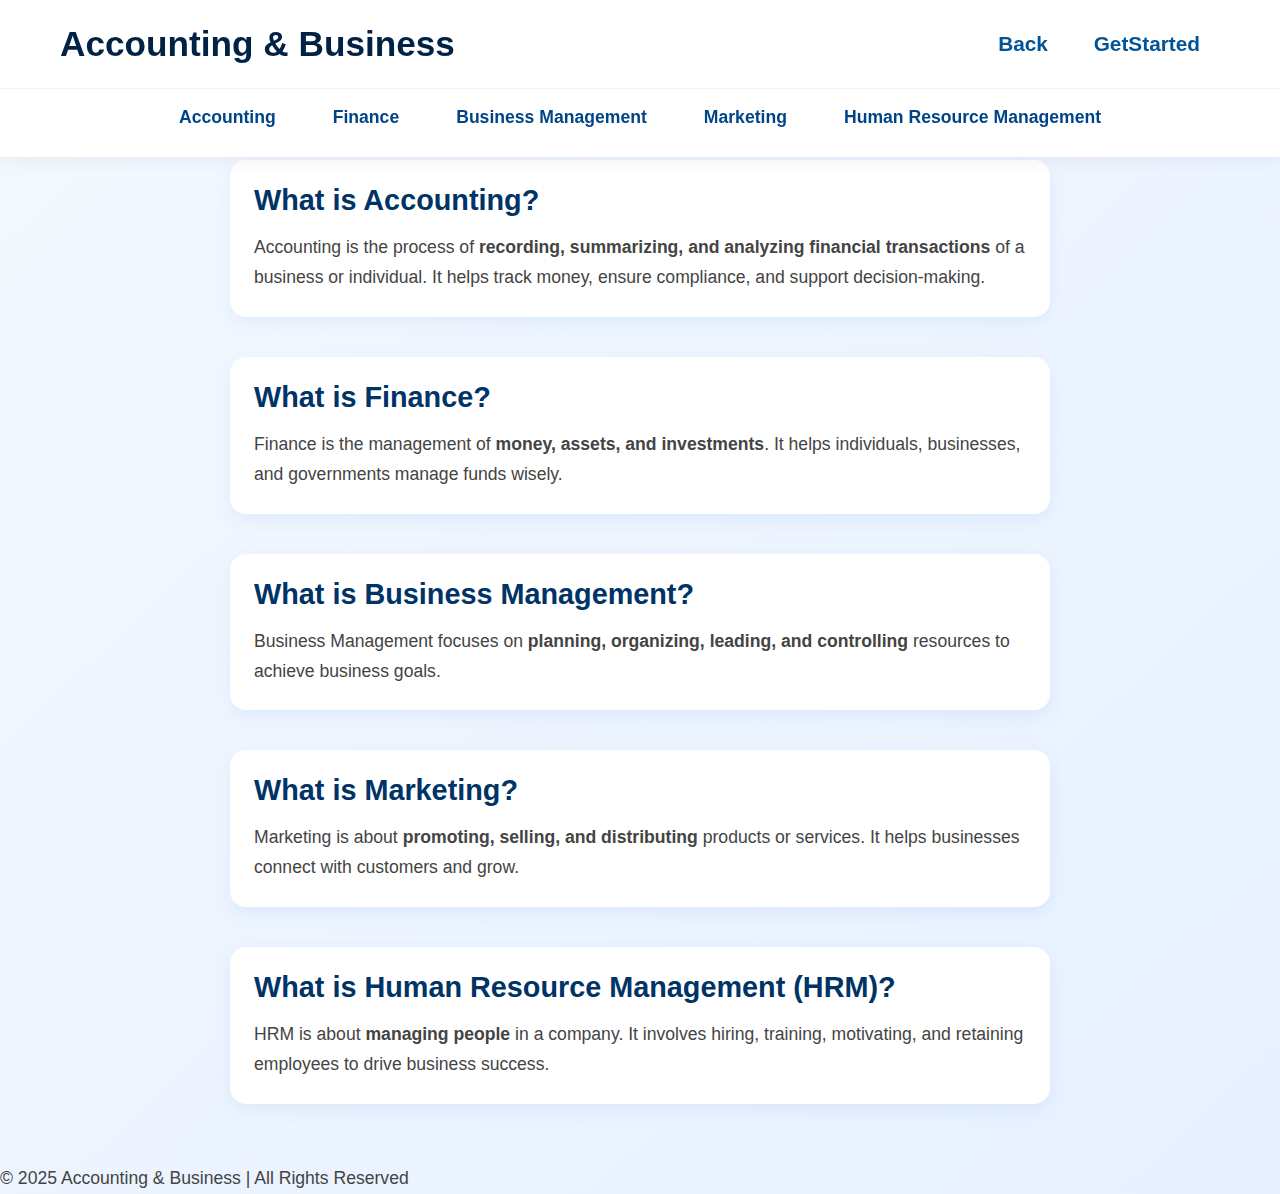
<file: client/html/commerce.html>
<!DOCTYPE html>
<html lang="en">
<head>
    <meta charset="UTF-8">
    <meta name="viewport" content="width=device-width, initial-scale=1.0">
    <title>Accounting & Business</title>
    <link rel="Icon" href="/client/src/ICON.png">
    <link rel="stylesheet" href="/client/css/commerce.css">
</head>
<body>
    <div class="nav-container">
        <div class="nav-top">
            <h1>Accounting & Business</h1>
            <div class="nav-right">
                <a href="/client/html/containers.html">  Back  </a>
                <a href="/client/html/login.html">GetStarted</a>
            </div>
        </div>
        <div class="nav-bottom">
            <ul>
                <li><a href="#accounting">Accounting</a></li>
                <li><a href="#finance">Finance</a></li>
                <li><a href="#business-management">Business Management</a></li>
                <li><a href="#marketing">Marketing</a></li>
                <li><a href="#hrm">Human Resource Management</a></li>
            </ul>
        </div>
    </div>
    

    <main>
        <section id="accounting">
            <h2>What is Accounting?</h2>
            <p>Accounting is the process of <strong>recording, summarizing, and analyzing financial transactions</strong> of a business or individual. It helps track money, ensure compliance, and support decision-making.</p>
        </section>

        <section id="finance">
            <h2>What is Finance?</h2>
            <p>Finance is the management of <strong>money, assets, and investments</strong>. It helps individuals, businesses, and governments manage funds wisely.</p>
        </section>

        <section id="business-management">
            <h2>What is Business Management?</h2>
            <p>Business Management focuses on <strong>planning, organizing, leading, and controlling</strong> resources to achieve business goals.</p>
        </section>

        <section id="marketing">
            <h2>What is Marketing?</h2>
            <p>Marketing is about <strong>promoting, selling, and distributing</strong> products or services. It helps businesses connect with customers and grow.</p>
        </section>

        <section id="hrm">
            <h2>What is Human Resource Management (HRM)?</h2>
            <p>HRM is about <strong>managing people</strong> in a company. It involves hiring, training, motivating, and retaining employees to drive business success.</p>
        </section>
    </main>

    <footer>
        <p>&copy; 2025 Accounting & Business | All Rights Reserved</p>
    </footer>
</body>
</html>
</file>
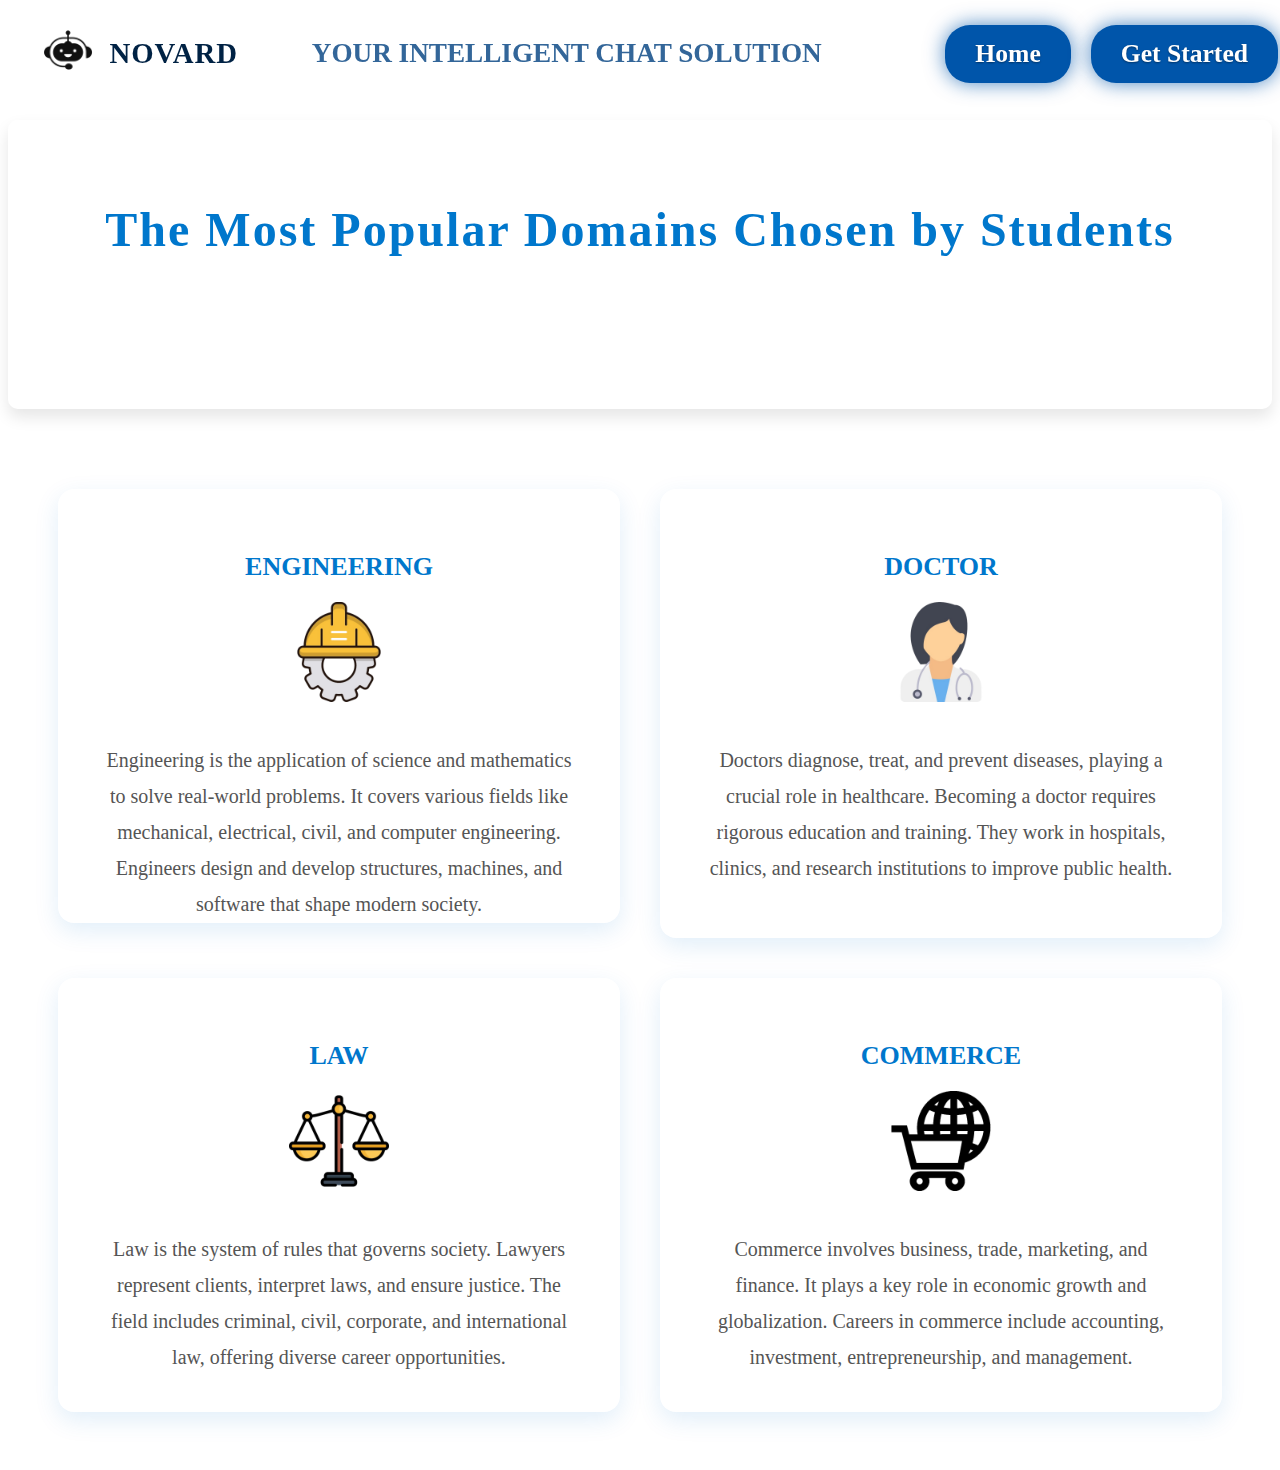
<file: client/html/containers.html>
<!DOCTYPE html>
<html lang="en">
<head>
    <meta charset="UTF-8">
    <meta name="viewport" content="width=device-width, initial-scale=1.0">
    <title>NOVARD</title>
    <link rel="Icon" href="/client/src/ICON.png">
    <link rel="stylesheet" href="/client/css/containers.css">
</head>
<body>
<!-- Navbar -->
<nav class="navbar">
    <div class="nav-left">
        <div class="logo-container">
            <a href="/client/html/index.html">
            <img src="/client/src/ICON.png" alt="Logo" class="logo">
            </a>
        </div>
        <a  href="/client/html/index.html">NOVARD</a>
    </div>
    <div class="nav-center">YOUR INTELLIGENT CHAT SOLUTION</div>
    <div class="nav-button-wrapper">
        <a href="/client/html/index.html" class="nav-button"><span>Home</span></a>
        <a href="/client/html/login.html" class="nav-button"><span>Get Started</span></a>
    </div>      
</nav>
    <header class="header">
        <h1 class="header-title">The Most Popular Domains Chosen by Students</h1>
        <p class="header-subtitle">Explore the top fields where students are building their careers in today's fast-evolving world.</p>
    </header>
    
    <!-- Main Content with 4 Containers -->
    <div class="container-wrapper">
        <a href="/client/html/engineering.html"><div class="container" >
        
            <h2>ENGINEERING</h2>
            <img src="/client/src/engineering.png" alt="Engineering Icon">
            <p>Engineering is the application of science and mathematics to solve real-world problems. It covers various fields like mechanical, electrical, civil, and computer engineering. Engineers design and develop structures, machines, and software that shape modern society.</p>
    </div></a>
        <a href="/client/html/doctor.html">
        <div class="container" id="cont_edit">
         <h2>DOCTOR</h2>
         <img src="/client/src/doctor.png" alt="Doctor Icon">
         <p>Doctors diagnose, treat, and prevent diseases, playing a crucial role in healthcare. Becoming a doctor requires rigorous education and training. They work in hospitals, clinics, and research institutions to improve public health.</p>
        </div></a>
     <a href="/client/html/law.html"><div class="container" onclick="redirectTo('/client/html/law.html')">
          <h2>LAW</h2>
         <img src="/client/src/law.png" alt="Law Icon">
         <p>Law is the system of rules that governs society. Lawyers represent clients, interpret laws, and ensure justice. The field includes criminal, civil, corporate, and international law, offering diverse career opportunities.</p>
        </div></a>
        <a href="/client/html/commerce.html"><div class="container" onclick="redirectTo('/client/html/commerce.html')">
          <h2>COMMERCE</h2>
         <img src="/client/src/commerce.png" alt="Commerce Icon">
            <p>Commerce involves business, trade, marketing, and finance. It plays a key role in economic growth and globalization. Careers in commerce include accounting, investment, entrepreneurship, and management.</p>
        </div></a>
    </div>
</body>
</file>
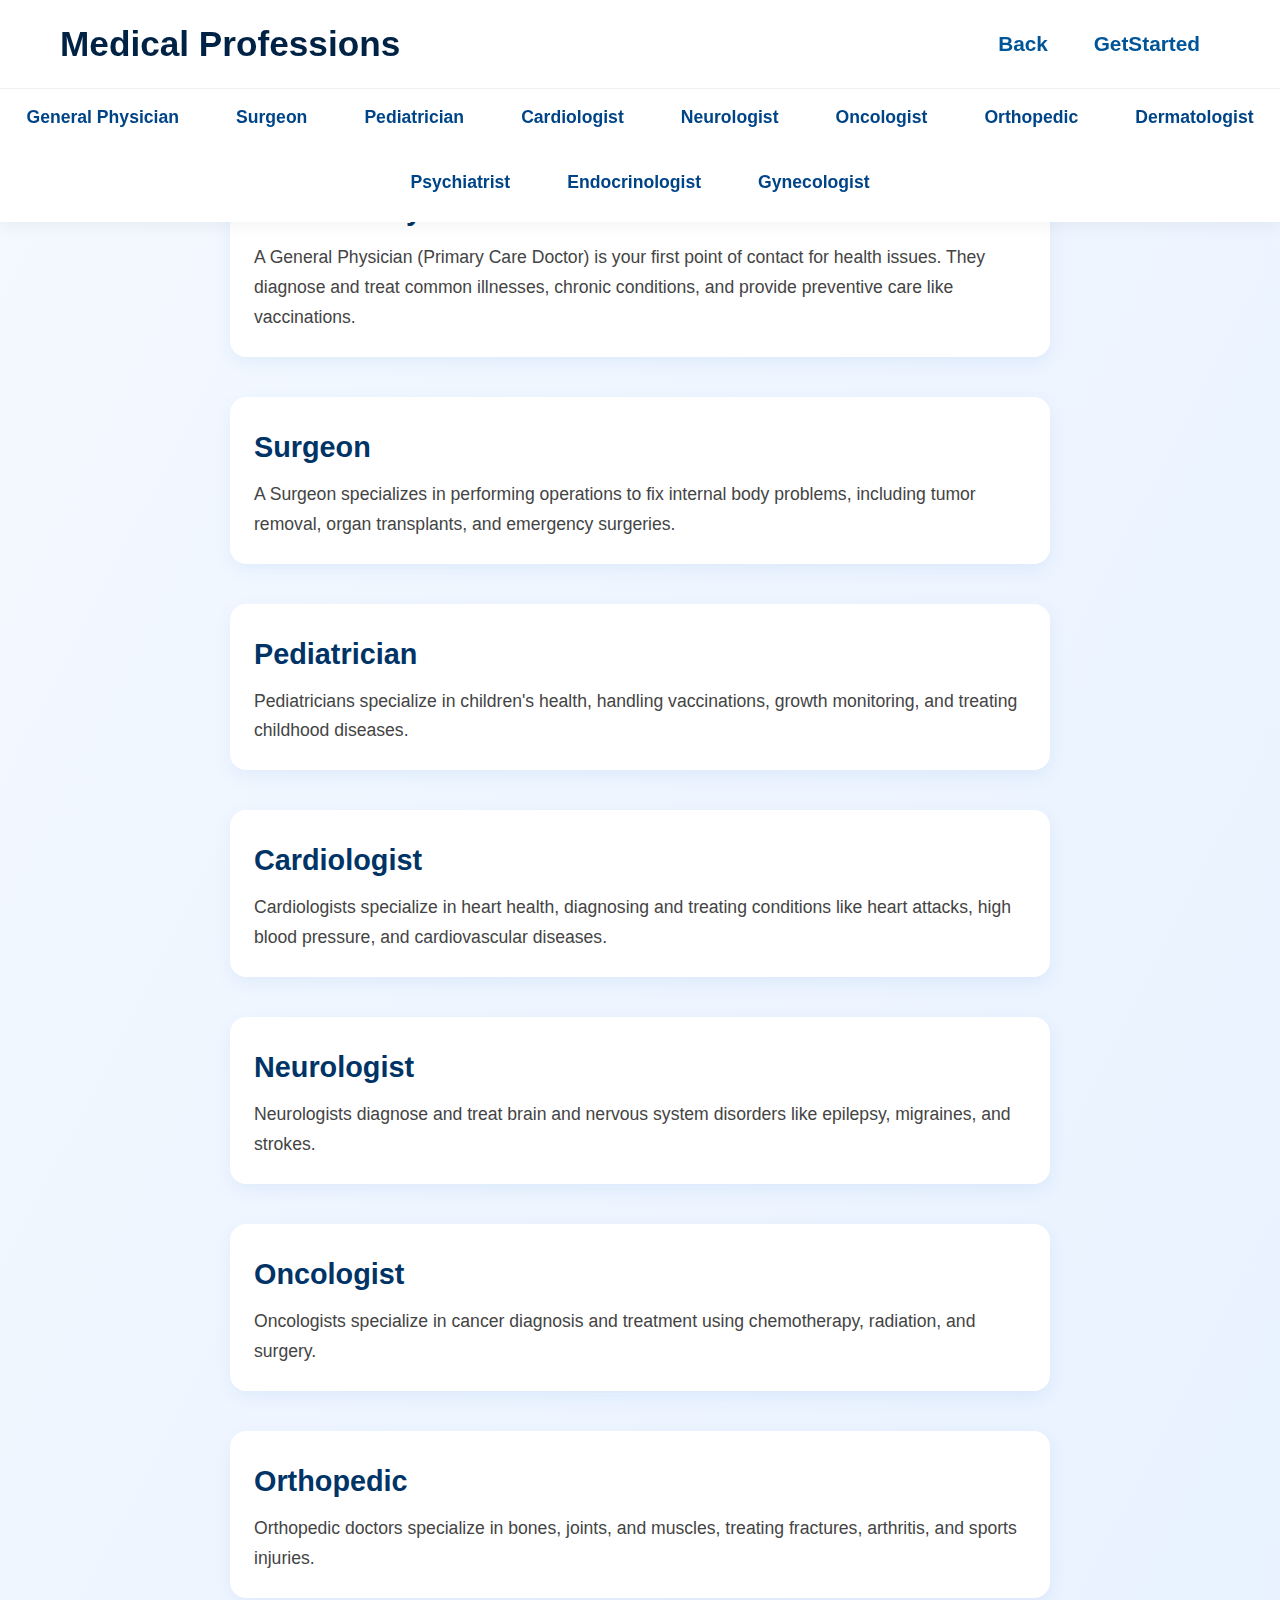
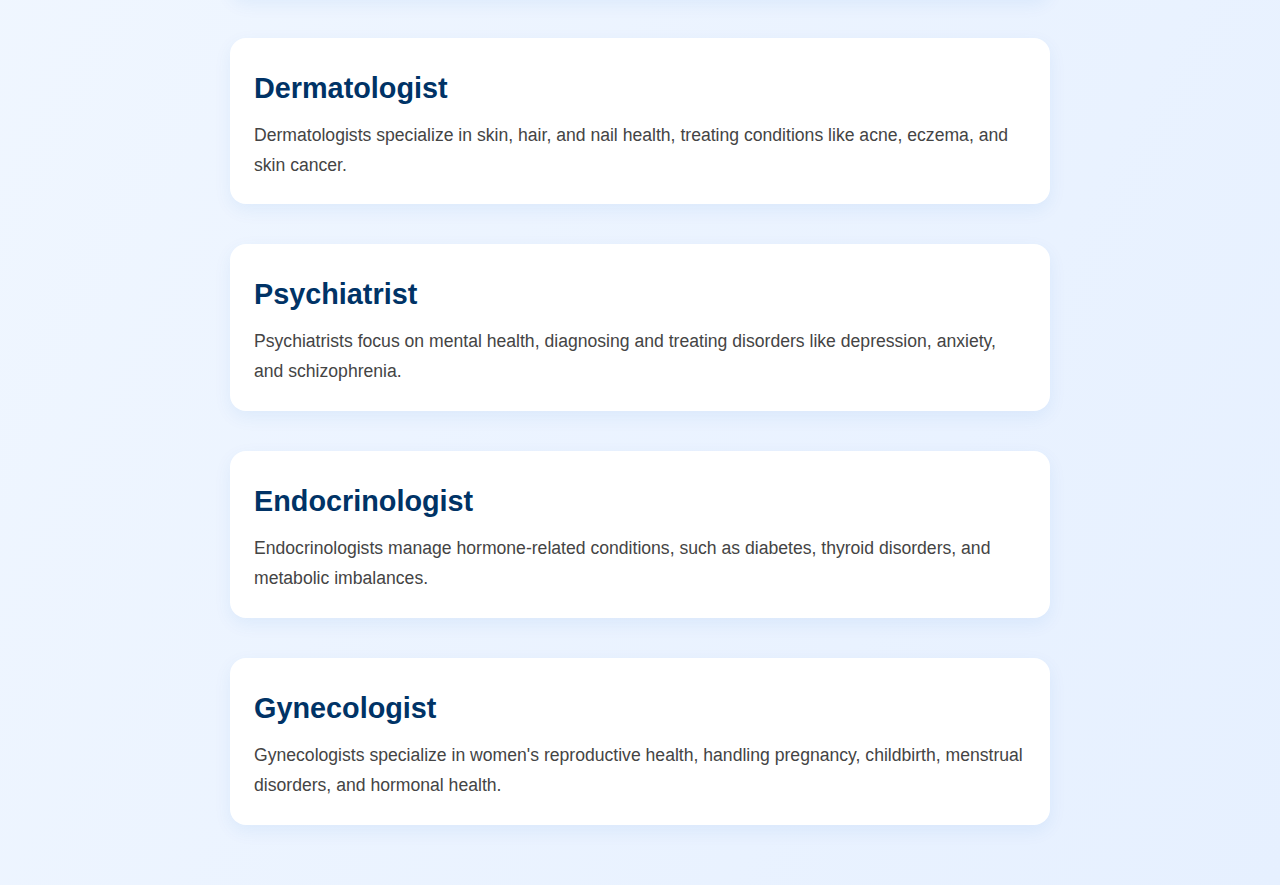
<file: client/html/doctor.html>
<!DOCTYPE html>
<html lang="en">
<head>
    <meta charset="UTF-8">
    <meta name="viewport" content="width=device-width, initial-scale=1.0">
    <title>Medical Professions</title>
    <link rel="Icon" href="/client/src/ICON.png">
    <link rel="stylesheet" href="/client/css/doctor.css">
</head>
<body>
    <nav>
    <div class="nav-container">
        <div class="nav-top">
            <h1>Medical Professions</h1>
            <div class="nav-right">
                <a href="/client/html/containers.html">  Back  </a>
                <a href="/client/html/login.html">GetStarted</a>
            </div>
        </div>
        <div class="nav-bottom">
            <ul>
                <li><a href="#general-physician">General Physician</a></li>
                <li><a href="#surgeon">Surgeon</a></li>
                <li><a href="#pediatrician">Pediatrician</a></li>
                <li><a href="#cardiologist">Cardiologist</a></li>
                <li><a href="#neurologist">Neurologist</a></li>
                <li><a href="#oncologist">Oncologist</a></li>
                <li><a href="#orthopedic">Orthopedic</a></li>
                <li><a href="#dermatologist">Dermatologist</a></li>
                <li><a href="#psychiatrist">Psychiatrist</a></li>
                <li><a href="#endocrinologist">Endocrinologist</a></li>
                <li><a href="#gynecologist">Gynecologist</a></li>
            </ul>
        </div>
    </div>
    
    </nav>

    <main>
        <section id="general-physician">
            <h2>General Physician</h2>
            <p>A General Physician (Primary Care Doctor) is your first point of contact for health issues. They diagnose and treat common illnesses, chronic conditions, and provide preventive care like vaccinations.</p>
        </section>

        <section id="surgeon">
            <h2>Surgeon</h2>
            <p>A Surgeon specializes in performing operations to fix internal body problems, including tumor removal, organ transplants, and emergency surgeries.</p>
        </section>

        <section id="pediatrician">
            <h2>Pediatrician</h2>
            <p>Pediatricians specialize in children's health, handling vaccinations, growth monitoring, and treating childhood diseases.</p>
        </section>

        <section id="cardiologist">
            <h2>Cardiologist</h2>
            <p>Cardiologists specialize in heart health, diagnosing and treating conditions like heart attacks, high blood pressure, and cardiovascular diseases.</p>
        </section>

        <section id="neurologist">
            <h2>Neurologist</h2>
            <p>Neurologists diagnose and treat brain and nervous system disorders like epilepsy, migraines, and strokes.</p>
        </section>

        <section id="oncologist">
            <h2>Oncologist</h2>
            <p>Oncologists specialize in cancer diagnosis and treatment using chemotherapy, radiation, and surgery.</p>
        </section>

        <section id="orthopedic">
            <h2>Orthopedic</h2>
            <p>Orthopedic doctors specialize in bones, joints, and muscles, treating fractures, arthritis, and sports injuries.</p>
        </section>

        <section id="dermatologist">
            <h2>Dermatologist</h2>
            <p>Dermatologists specialize in skin, hair, and nail health, treating conditions like acne, eczema, and skin cancer.</p>
        </section>

        <section id="psychiatrist">
            <h2>Psychiatrist</h2>
            <p>Psychiatrists focus on mental health, diagnosing and treating disorders like depression, anxiety, and schizophrenia.</p>
        </section>

        <section id="endocrinologist">
            <h2>Endocrinologist</h2>
            <p>Endocrinologists manage hormone-related conditions, such as diabetes, thyroid disorders, and metabolic imbalances.</p>
        </section>

        <section id="gynecologist">
            <h2>Gynecologist</h2>
            <p>Gynecologists specialize in women's reproductive health, handling pregnancy, childbirth, menstrual disorders, and hormonal health.</p>
        </section>
    </main>


</body>
</html>
</file>
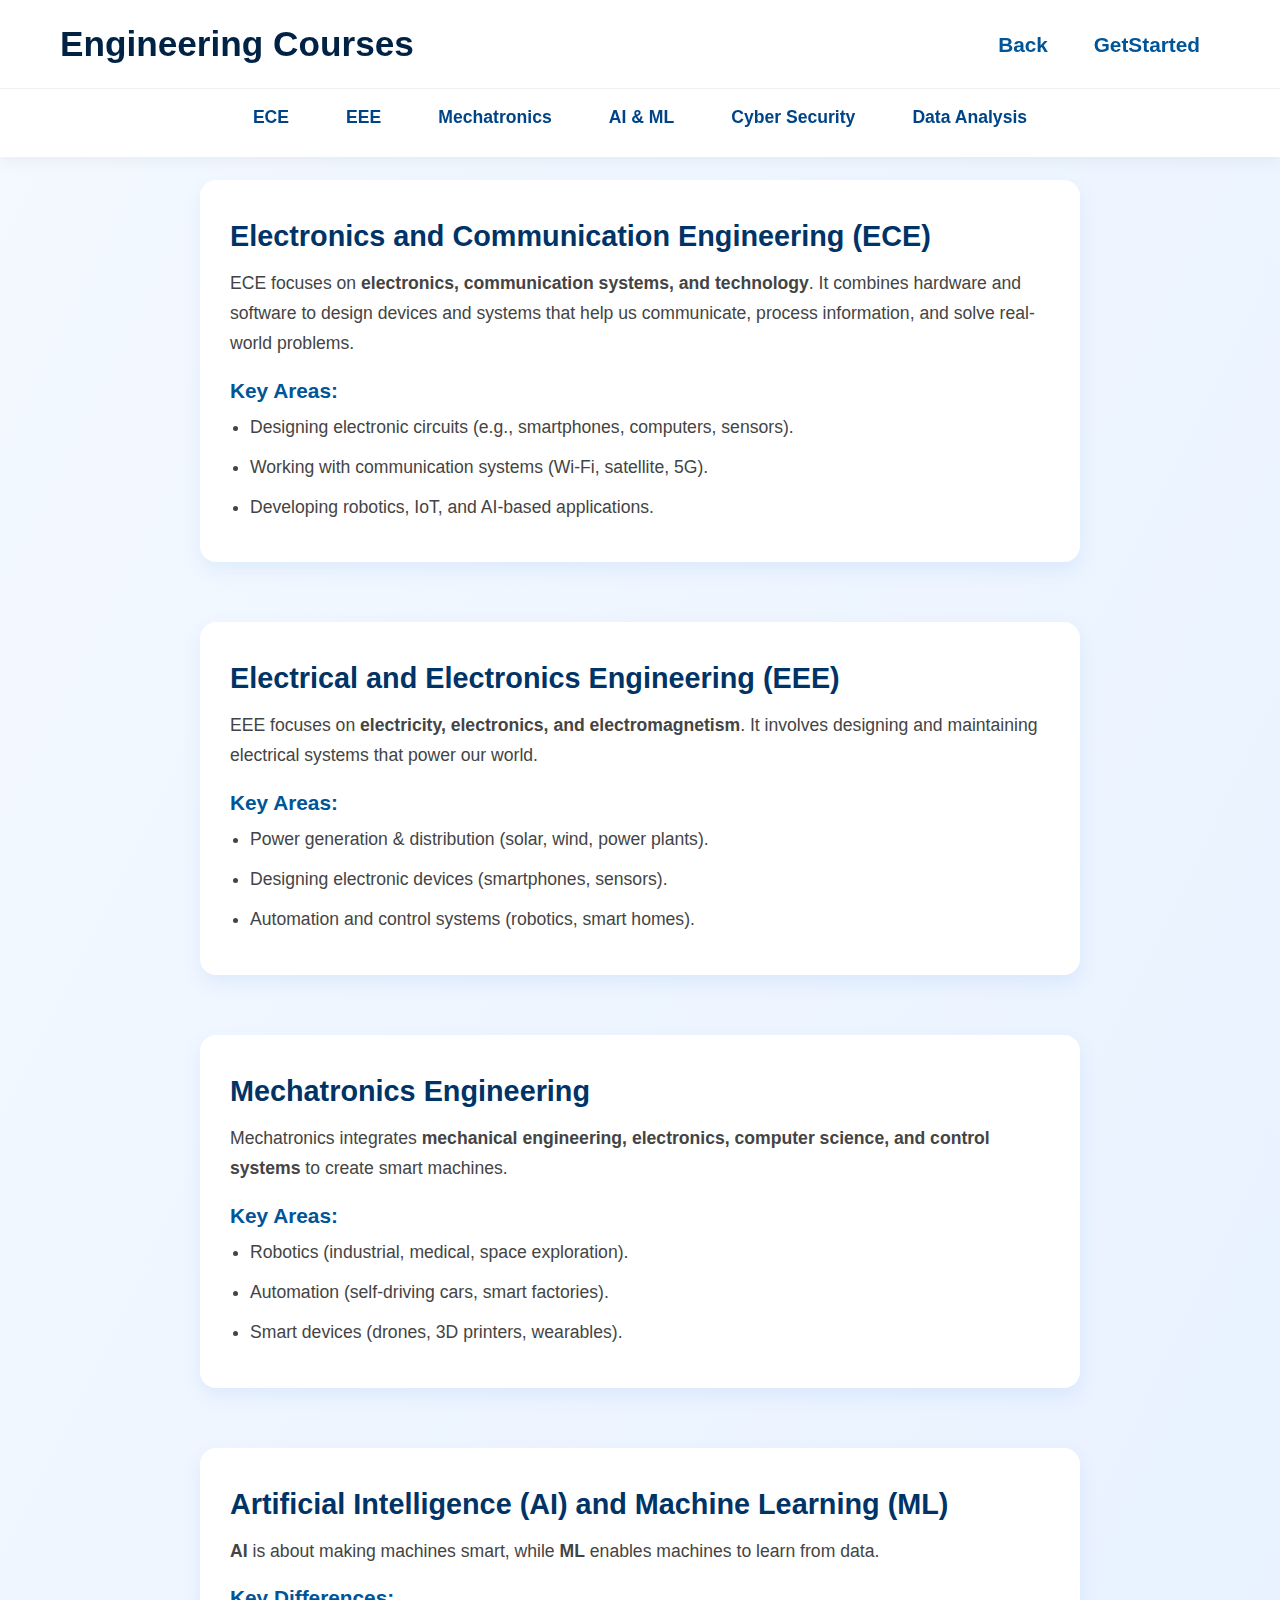
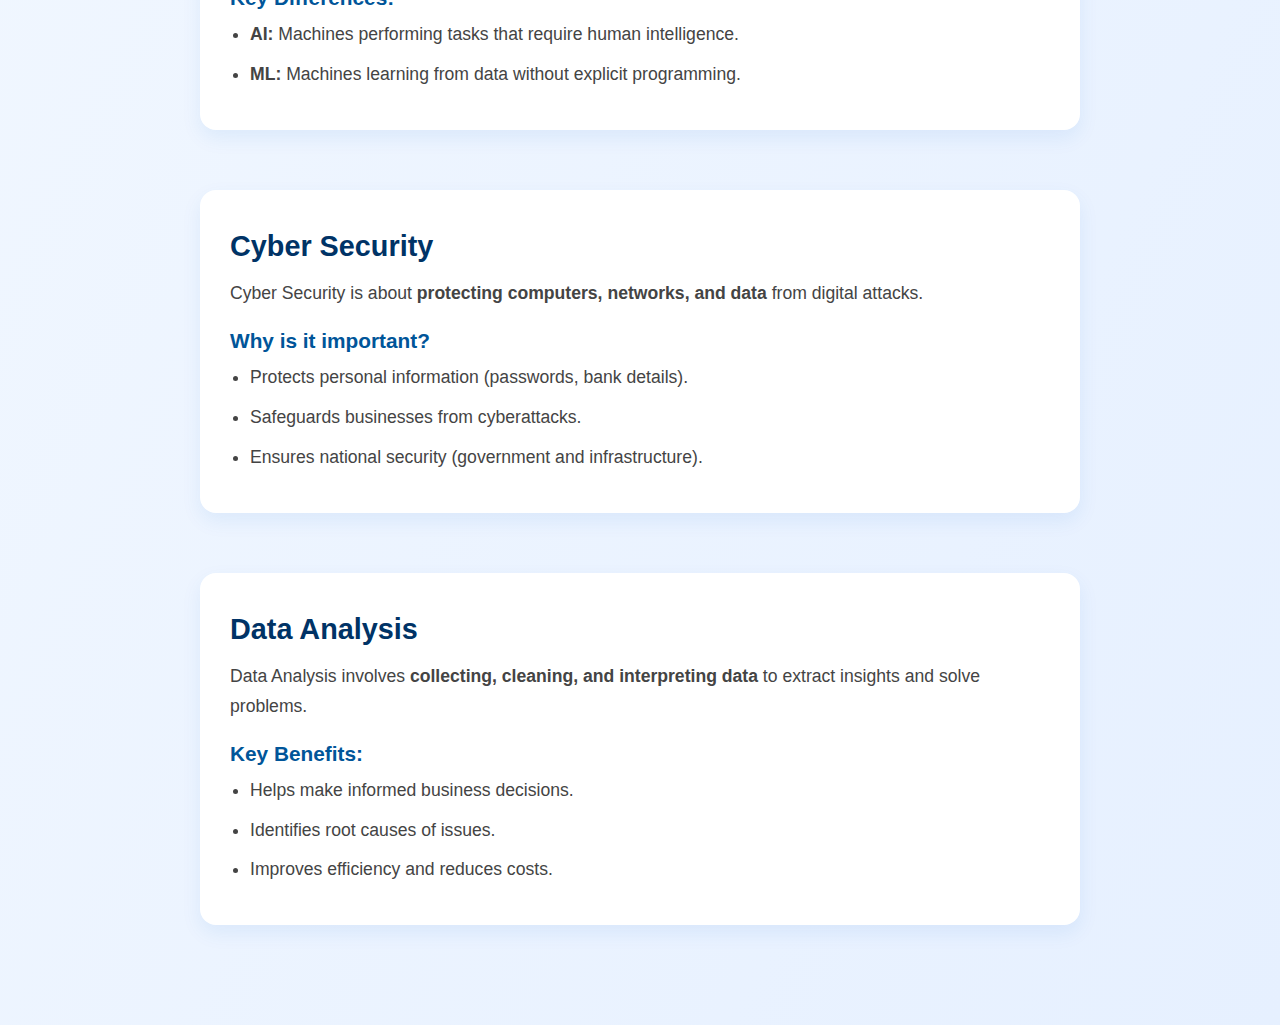
<file: client/html/engineering.html>
<!DOCTYPE html>
<html lang="en">
<head>
    <meta charset="UTF-8">
    <meta name="viewport" content="width=device-width, initial-scale=1.0">
    <title>Engineering Courses</title>
    <link rel="Icon" href="/client/src/ICON.png">
    <link rel="stylesheet" href="/client/css/engineering.css">
</head>
<body>
    <div class="nav-container">
        <div class="nav-top">
          <h1>Engineering Courses</h1>
          <div class="nav-right">
            <a href="/client/html/containers.html">  Back  </a>
            <a href="/client/html/login.html">GetStarted</a>
          </div>
        </div>
        <div class="nav-bottom">
          <ul>
            <li><a href="#ece">ECE</a></li>
            <li><a href="#eee">EEE</a></li>
            <li><a href="#mechatronics">Mechatronics</a></li>
            <li><a href="#ai-ml">AI & ML</a></li>
            <li><a href="#cybersecurity">Cyber Security</a></li>
            <li><a href="#data-analysis">Data Analysis</a></li>
          </ul>
        </div>
      </div>
      
    <main>
        <section id="ece">
            <h2>Electronics and Communication Engineering (ECE)</h2>
            <p>ECE focuses on <strong>electronics, communication systems, and technology</strong>. It combines hardware and software to design devices and systems that help us communicate, process information, and solve real-world problems.</p>
            <h3>Key Areas:</h3>
            <ul>
                <li>Designing electronic circuits (e.g., smartphones, computers, sensors).</li>
                <li>Working with communication systems (Wi-Fi, satellite, 5G).</li>
                <li>Developing robotics, IoT, and AI-based applications.</li>
            </ul>
        </section>

        <section id="eee">
            <h2>Electrical and Electronics Engineering (EEE)</h2>
            <p>EEE focuses on <strong>electricity, electronics, and electromagnetism</strong>. It involves designing and maintaining electrical systems that power our world.</p>
            <h3>Key Areas:</h3>
            <ul>
                <li>Power generation & distribution (solar, wind, power plants).</li>
                <li>Designing electronic devices (smartphones, sensors).</li>
                <li>Automation and control systems (robotics, smart homes).</li>
            </ul>
        </section>

        <section id="mechatronics">
            <h2>Mechatronics Engineering</h2>
            <p>Mechatronics integrates <strong>mechanical engineering, electronics, computer science, and control systems</strong> to create smart machines.</p>
            <h3>Key Areas:</h3>
            <ul>
                <li>Robotics (industrial, medical, space exploration).</li>
                <li>Automation (self-driving cars, smart factories).</li>
                <li>Smart devices (drones, 3D printers, wearables).</li>
            </ul>
        </section>

        <section id="ai-ml">
            <h2>Artificial Intelligence (AI) and Machine Learning (ML)</h2>
            <p><strong>AI</strong> is about making machines smart, while <strong>ML</strong> enables machines to learn from data.</p>
            <h3>Key Differences:</h3>
            <ul>
                <li><strong>AI:</strong> Machines performing tasks that require human intelligence.</li>
                <li><strong>ML:</strong> Machines learning from data without explicit programming.</li>
            </ul>
        </section>

        <section id="cybersecurity">
            <h2>Cyber Security</h2>
            <p>Cyber Security is about <strong>protecting computers, networks, and data</strong> from digital attacks.</p>
            <h3>Why is it important?</h3>
            <ul>
                <li>Protects personal information (passwords, bank details).</li>
                <li>Safeguards businesses from cyberattacks.</li>
                <li>Ensures national security (government and infrastructure).</li>
            </ul>
        </section>

        <section id="data-analysis">
            <h2>Data Analysis</h2>
            <p>Data Analysis involves <strong>collecting, cleaning, and interpreting data</strong> to extract insights and solve problems.</p>
            <h3>Key Benefits:</h3>
            <ul>
                <li>Helps make informed business decisions.</li>
                <li>Identifies root causes of issues.</li>
                <li>Improves efficiency and reduces costs.</li>
            </ul>
        </section>
    </main>

</body>
</html>
</file>
<file: containers.css>
/* Navbar */
.navbar {
    position: fixed;
    top: 0;
    width: 100%;
    z-index: 1000;
    display: flex;
    justify-content: space-between;
    align-items: center;
    padding: 20px 50px; /* Increased padding */
    background-color: rgba(255, 255, 255, 0.05); /* Transparent */
    backdrop-filter: blur(10px);
    color: #002244;
    transition: all 0.3s ease;
    font-size: 1.3rem; /* Increased font size */
}
  
.nav-left {
    display: flex;
    align-items: center;
    margin-left: -2%;
    font-size: 1.8rem; /* Increased font size */
    font-weight: bold;
    letter-spacing: 1px;
    cursor: pointer;
}
  
.logo-container img {
    height: 60px; /* Increased logo size */
    margin-right: 5px;
    cursor: pointer;
}
  
.nav-center {
    font-size: 1.7rem; /* Increased font size */
    font-weight: 700;
    margin-left: -50px;
    color: #336699;
}

.nav-button-wrapper {
    display: flex;
    align-items: center;
    gap: 20px;
    margin-right: 60px; /* Pull away from right edge */
  }
  
  .nav-button {
    text-decoration: none;
    font-weight: bold;
    color: #ffffff;
    padding: 14px 30px;
    border-radius: 25px;
    font-size: 1.6rem;
    background-color: #0055aa;
    box-shadow: 0 0 20px rgba(0, 85, 170, 0.7);
    animation: subtleBounce 2.5s infinite ease-in-out;
    transition: all 0.3s ease;
    position: relative;
    overflow: hidden;
    text-shadow: 0 1px 2px rgba(0, 0, 0, 0.4);
  }
  
  .nav-button:hover {
    background-color: #0077cc;
    transform: scale(1.05);
    box-shadow: 0 0 25px rgba(0, 85, 170, 1);
  }
  
  @keyframes subtleBounce {
    0%, 100% {
      transform: translateY(0);
    }
    50% {
      transform: translateY(-4px);
    }
  }
  

@keyframes pulseGlow {
    0%, 100% {
        transform: scale(1);
        opacity: 0.2;
    }
    50% {
        transform: scale(1.5);
        opacity: 0.08;
    }
}



/* Header Styling */
.header {
    background: rgba(255, 255, 255, 0.1);
    backdrop-filter: blur(15px);
    padding: 50px 20px;
    text-align: center;
    border-radius: 10px;
    margin-top: 120px;  /* 👈 Added this line to push it below navbar */
    margin-bottom: 30px;
    box-shadow: 0 8px 16px rgba(0, 0, 0, 0.1);
    animation: fadeIn 2s ease-out;
}


/* Header Title */
.header-title {
    font-size: 3rem; /* Large font size */
    color: #0077cc; /* Professional blue */
    font-weight: bold;
    letter-spacing: 2px;
    margin-bottom: 15px;
    animation: slideIn 1.5s ease-out; /* Animation for sliding in effect */
}

/* Header Subtitle */
.header-subtitle {
    font-size: 1.5rem;
    color: #555; /* Subtle gray color */
    font-weight: 500;
    max-width: 800px;
    margin: 0 auto;
    line-height: 1.8;
    opacity: 0;
    animation: fadeInText 2s 0.5s forwards; /* Animation for fading in the subtitle */
}

/* Animations */
@keyframes fadeIn {
    0% {
        opacity: 0;
    }
    100% {
        opacity: 1;
    }
}

@keyframes slideIn {
    0% {
        transform: translateY(-50px);
        opacity: 0;
    }
    100% {
        transform: translateY(0);
        opacity: 1;
    }
}

@keyframes fadeInText {
    0% {
        opacity: 0;
    }
    100% {
        opacity: 1;
    }
}


/* Container Wrapper */
.container-wrapper {
    display: grid;
    grid-template-columns: repeat(2, 1fr); /* 2 containers per row */
    gap: 40px; /* Increased gap between containers */
    padding: 50px;
    max-width: 1200px;
    margin: 0 auto;
}

/* Individual Career Container */
.container {
    background-color: #ffffff;
    padding: 40px;
    border-radius: 16px;
    box-shadow: 0 8px 24px rgba(0, 119, 204, 0.12);
    transition: transform 0.3s ease, box-shadow 0.3s ease;
    cursor: pointer;
    text-align: center;
    border: 2px solid transparent;
    height: 350px;
    display: flex;
    flex-direction: column;
    justify-content: space-between;
    align-items: center; /* Center content horizontally */
}
.container:hover {
    transform: translateY(-8px);
    box-shadow: 0 12px 30px rgba(0, 119, 204, 0.18);
    border-color: #0077cc;
}

.container h2 {
    color: #0077cc;
    font-size: 26px; /* Slightly increased heading font size */
    margin-bottom: 20px;
}

.container img {
    width: 100px; /* Slightly smaller image size */
    height: 100px; /* Slightly smaller image size */
    object-fit: contain;
    margin-bottom: 20px;
    transition: transform 0.3s ease;
}

.container:hover img {
    transform: scale(1.1); /* Slight zoom effect on hover */
}
.container p {
    font-size: 20px; /* Increased font size */
    color: #555;
    line-height: 1.8;
}

/* Remove link styling */
a {
    text-decoration: none;
    color: inherit;
}

#cont_edit {
    padding-bottom: 55px;
}
</file>
<file: login.css>
* {
    margin: 0;
    padding: 0;
    box-sizing: border-box;
}

body {
    font-family: 'Segoe UI', Tahoma, Geneva, Verdana, sans-serif;
    background: linear-gradient(to bottom right, #f4f9ff, #e6f0ff);
    min-height: 100vh;
    display: flex;
    flex-direction: column;
    justify-content: center;
    align-items: center;
    padding-top: 100px; /* Increased to give proper breathing room below navbar */
}

/* Navbar */
.navbar {
    position: fixed;
    top: 0;
    width: 100%;
    z-index: 1000;
    display: flex;
    justify-content: space-between;
    align-items: center;
    padding: 20px 50px; /* Increased padding */
    background-color: rgba(255, 255, 255, 0.05); /* Transparent */
    backdrop-filter: blur(10px);
    color: #002244;
    transition: all 0.3s ease;
    font-size: 1.3rem; /* Increased font size */
}
  
.nav-left a {
    text-decoration: none !important; /* Remove underline */
    color: inherit; /* Ensure the text color is inherited */
}
.nav-left {
    display: flex;
    align-items: center;
    font-size: 1.8rem; /* Increased font size */
    font-weight: bold;
    letter-spacing: 1px;
    cursor: pointer;
}
  
.logo-container img {
    height: 60px; /* Increased logo size */
    margin-right: 10px;
    cursor: pointer;
}
  
.nav-center {
    font-size: 1.7rem; /* Increased font size */
    font-weight: 700;
    color: #336699;
}
.nav-right a {
    position: relative;
    display: inline-block;
    text-decoration: none;
    font-weight: bold;
    color: #0096c7;
    padding: 12px 25px;
    border-radius: 30px;
    font-size: 1.5rem;
    overflow: hidden;
    z-index: 1;
    transition: transform 0.4s ease, box-shadow 0.4s ease;
    box-shadow: 0 4px 12px rgba(0, 102, 204, 0.3);
}

.nav-right a::before {
    content: '';
    position: absolute;
    top: 0;
    left: 100%;
    width: 100%;
    height: 100%;
    background: linear-gradient(120deg, #00b4d8, #0066cc);
    z-index: 0;
    transition: left 0.5s ease;
}

.nav-right a:hover::before {
    left: 0;
}

.nav-right a span {
    position: relative;
    z-index: 2;
}

.nav-right a:hover {
    transform: scale(1.07);
    color: whitesmoke;
    box-shadow: 0 6px 20px rgba(0, 102, 204, 0.5);
}

.nav-right a:active {
    transform: scale(0.96);
}

/* This will hide the box by default and show it on hover */
.nav-right a .hidden-box {
    position: absolute;
    top: 100%;
    left: 0;
    width: 100%;
    height: 100px; /* Adjust height as needed */
    background-color: #00b4d8;
    border-radius: 0 0 30px 30px;
    visibility: hidden; /* Hidden by default */
    opacity: 0;
    transition: visibility 0s 0.3s, opacity 0.3s ease-in-out;
    z-index: -1;
}

.nav-right a:hover .hidden-box {
    visibility: visible;
    opacity: 1;
    transition: visibility 0s, opacity 0.3s ease-in-out;
}


.auth-container {
    margin: 30px 0 auto 0; /* shifted a little down */
    padding: 20px;
    width: 100%;
    max-width: 500px;
}


.auth-box {
    background: #ffffff;
    padding: 2rem;
    border-radius: 20px;
    box-shadow: 0 12px 30px rgba(0, 102, 204, 0.15);
    border: 1px solid #e0e0e0;
    position: relative;
}

.auth-box::before {
    content: "";
    position: absolute;
    top: -10px;
    left: 20%;
    width: 60%;
    height: 5px;
    background: linear-gradient(to right, #0066cc, #00b4d8);
    border-radius: 10px;
}

h2 {
    color: #0066cc;
    text-align: center;
    margin-bottom: 1.5rem;
    font-size: 2rem;
}

.tabs {
    display: flex;
    margin-bottom: 1.5rem;
    gap: 1rem;
    justify-content: center;
    position: relative;
    z-index: 1;
}

.tab {
    flex: 1;
    padding: 0.8rem;
    background: linear-gradient(to right, #f0f4ff, #e6f0ff);
    border: none;
    border-radius: 10px;
    color: #555;
    cursor: pointer;
    font-weight: 600;
    box-shadow: 0 4px 10px rgba(0, 102, 204, 0.1);
    position: relative;
    overflow: hidden;
    transition: all 0.4s ease;
}

.tab::before {
    content: '';
    position: absolute;
    top: 0;
    left: -100%;
    width: 100%;
    height: 100%;
    background: linear-gradient(120deg, #cce0ff, #99ccff);
    transition: left 0.4s ease;
    z-index: -1;
}

.tab:hover::before {
    left: 0;
}

.tab:hover {
    color: #003366;
    transform: scale(1.05);
}

.tab.active {
    color: #0066cc;
    border-bottom: 2px solid #0066cc;
    background: #e6f2ff;
}

.form {
    display: none;
}

.form.active {
    display: flex;
    flex-direction: column;
    gap: 1rem;
}

input {
    padding: 12px 15px;
    background: #f9f9f9;
    border: 2px solid #ccd6dd;
    border-radius: 10px;
    color: #333;
    font-size: 1rem;
    margin-top: 3.5%;
    transition: border-color 0.3s ease;
}

input:focus {
    border-color: #0066cc;
    outline: none;
}

button[type="submit"] {
    background: linear-gradient(to right, #0066cc, #00b4d8);
    color: #fff;
    padding: 12px;
    border: none;
    border-radius: 10px;
    font-weight: 600;
    cursor: pointer;
    margin-top: 1rem;
    transition: background 0.3s, transform 0.2s;
}

button[type="submit"]:hover {
    background: linear-gradient(to right, #0055aa, #009ec2);
    transform: scale(1.03);
}

button[type="submit"]:active {
    transform: scale(0.98);
}

button[type="submit"].disabled {
    background: #cccccc;
    cursor: not-allowed;
    transform: scale(1);
    transition: none;
}

.main-heading {
    color: #0066cc;
    font-size: 2.7em;
    margin-bottom: 15px;
    text-shadow: 0 3px 6px rgba(0, 102, 204, 0.2);
}

.sub-heading {
    color: #004c99;
    font-size: 1.3em;
    border-bottom: 2px solid rgba(0, 102, 204, 0.3);
    padding-bottom: 10px;
    display: inline-block;
}


.heading-container {
    text-align: center;
    margin: 60px auto 2rem auto;
    width: 100%;
    max-width: 800px;
    padding: 20px;
    background: rgba(255, 255, 255, 0.3);
    border-radius: 16px;
    backdrop-filter: blur(8px);
    box-shadow: 0 8px 20px rgba(0, 119, 204, 0.2);
}
</file>
<file: script.css>
* {
    margin: 0;
    padding: 0;
    box-sizing: border-box;
}

body {
    font-family: 'Segoe UI', Tahoma, Geneva, Verdana, sans-serif;
    background: linear-gradient(135deg, #eaf6ff, #d9f3ff);
    min-height: 100vh;
    display: flex;
    align-items: center;
    justify-content: center;
    overflow: hidden;
    overflow-y: scroll;  /* Ensures scrollable content */
}

.hero-section {
    display: flex;
    flex-direction: row;
    align-items: center;
    justify-content: space-between;
    width: 100%;
    padding: 80px 60px;
}

/* Left Content Area */
.title-container {
    margin-left: 10%;
    max-width: 500px;
    animation: slideLeft 1s ease-in-out;
}

.title-divider {
    width: 100%;
    height: 3px;
    background: linear-gradient(to right, transparent, #00b4d8, transparent);
    margin: 1.5rem 0;
    animation: flow 3s infinite ease-in-out;
}

.subtitle {
    color: #4c4c6d;
    font-size: 1.1rem;
    line-height: 1.5;
}

h2 {
    font-size: 2.6rem;
    color: #0066cc;
    text-shadow: 0 2px 4px rgba(0, 102, 204, 0.2);
}

/* Form Section */
form {
    background: white;
    padding: 3rem 3rem;
    border-radius: 20px;
    box-shadow: 0 12px 35px rgba(0, 102, 204, 0.25);
    max-width: 1000px; /* Increase the width */
    width: 100%;
    animation: slideUp 1s ease-in-out;
    transition: all 0.3s ease;
}

form:hover {
    transform: translateY(-5px);
}

label {
    color: #0066cc;
    font-weight: 600;
    margin-top: 1.2rem;
    display: block;
    font-size: 1rem;
}

input, textarea {
    width: 100%;
    padding: 14px 22px;
    margin-top: 8px;
    background: #f0f9ff;
    border: 2px solid #cfe8ff;
    border-radius: 10px;
    font-size: 1.05rem;
    color: #333;
    transition: all 0.3s ease;
}

input:focus, textarea:focus {
    border-color: #00b4d8;
    box-shadow: 0 0 12px rgba(0, 180, 216, 0.3);
    outline: none;
}

button {
    background: linear-gradient(to right, #0066cc, #00b4d8);
    color: white;
    padding: 16px 24px;
    border: none;
    border-radius: 10px;
    font-size: 1.1rem;
    font-weight: 600;
    cursor: pointer;
    margin-top: 2rem;
    transition: all 0.3s ease;
    width: 100%;
    letter-spacing: 1px;
    position: relative;  /* Keep button within the form layout */
}

button:hover {
    background: linear-gradient(to right, #0052a3, #009ccf);
    box-shadow: 0 6px 15px rgba(0, 102, 204, 0.3);
    transform: scale(1.03);
}

/* Animations */
@keyframes slideLeft {
    0% { opacity: 0; transform: translateX(-50px); }
    100% { opacity: 1; transform: translateX(0); }
}

@keyframes slideUp {
    0% { opacity: 0; transform: translateY(50px); }
    100% { opacity: 1; transform: translateY(0); }
}

@keyframes flow {
    0%, 100% { opacity: 0.4; }
    50% { opacity: 1; }
}

::placeholder {
    color: #999;
}

/* Animated Background Gradient + Particles */
body::before {
    content: "";
    position: absolute;
    width: 100%;
    height: 100%;
    background: radial-gradient(circle at top left, rgba(0, 204, 255, 0.08), transparent),
                radial-gradient(circle at bottom right, rgba(0, 153, 255, 0.1), transparent);
    z-index: -2;
    animation: backgroundGlow 20s ease-in-out infinite alternate;
}

/* Background Particles Container */
.background-particles {
    position: fixed;
    width: 100%;
    height: 100%;
    pointer-events: none;
    z-index: -1;
}

/* Individual Floating Particles */
.particle {
    position: absolute;
    background: rgba(0, 102, 204, 0.08);
    border-radius: 50%;
    animation: float 20s infinite linear;
}

@keyframes float {
    0% { transform: translateY(0) translateX(0); }
    25% { transform: translateY(-100px) translateX(100px); }
    50% { transform: translateY(-200px) translateX(-100px); }
    75% { transform: translateY(-300px) translateX(50px); }
    100% { transform: translateY(-400px) translateX(0); }
}

@keyframes backgroundGlow {
    0% { transform: scale(1); opacity: 0.8; }
    100% { transform: scale(1.1); opacity: 1; }
}


@keyframes backgroundGlow {
    0% { transform: scale(1); opacity: 0.8; }
    100% { transform: scale(1.1); opacity: 1; }
}

@media (max-width: 768px) {
    .hero-section {
        flex-direction: column;
        padding: 40px 20px;
    }

    .title-container {
        margin-left: 0;
        text-align: center;
        margin-bottom: 40px;
    }

    form {
        padding: 2rem;
    }

    h2 {
        font-size: 2rem;
    }
}
</file>
<file: client/css/containers.css>
/* Navbar */
.navbar {
    position: fixed;
    top: 0;
    width: 100%;
    z-index: 1000;
    display: flex;
    justify-content: space-between;
    align-items: center;
    padding: 20px 50px; /* Increased padding */
    background-color: rgba(255, 255, 255, 0.05); /* Transparent */
    backdrop-filter: blur(10px);
    color: #002244;
    transition: all 0.3s ease;
    font-size: 1.3rem; /* Increased font size */
}
  
.nav-left {
    display: flex;
    align-items: center;
    margin-left: -2%;
    font-size: 1.8rem; /* Increased font size */
    font-weight: bold;
    letter-spacing: 1px;
    cursor: pointer;
}
  
.logo-container img {
    height: 60px; /* Increased logo size */
    margin-right: 5px;
    cursor: pointer;
}
  
.nav-center {
    font-size: 1.7rem; /* Increased font size */
    font-weight: 700;
    margin-left: -50px;
    color: #336699;
}

.nav-button-wrapper {
    display: flex;
    align-items: center;
    gap: 20px;
    margin-right: 60px; /* Pull away from right edge */
  }
  
  .nav-button {
    text-decoration: none;
    font-weight: bold;
    color: #ffffff;
    padding: 14px 30px;
    border-radius: 25px;
    font-size: 1.6rem;
    background-color: #0055aa;
    box-shadow: 0 0 20px rgba(0, 85, 170, 0.7);
    animation: subtleBounce 2.5s infinite ease-in-out;
    transition: all 0.3s ease;
    position: relative;
    overflow: hidden;
    text-shadow: 0 1px 2px rgba(0, 0, 0, 0.4);
  }
  
  .nav-button:hover {
    background-color: #0077cc;
    transform: scale(1.05);
    box-shadow: 0 0 25px rgba(0, 85, 170, 1);
  }
  
  @keyframes subtleBounce {
    0%, 100% {
      transform: translateY(0);
    }
    50% {
      transform: translateY(-4px);
    }
  }
  

@keyframes pulseGlow {
    0%, 100% {
        transform: scale(1);
        opacity: 0.2;
    }
    50% {
        transform: scale(1.5);
        opacity: 0.08;
    }
}



/* Header Styling */
.header {
    background: rgba(255, 255, 255, 0.1);
    backdrop-filter: blur(15px);
    padding: 50px 20px;
    text-align: center;
    border-radius: 10px;
    margin-top: 120px;  /* 👈 Added this line to push it below navbar */
    margin-bottom: 30px;
    box-shadow: 0 8px 16px rgba(0, 0, 0, 0.1);
    animation: fadeIn 2s ease-out;
}


/* Header Title */
.header-title {
    font-size: 3rem; /* Large font size */
    color: #0077cc; /* Professional blue */
    font-weight: bold;
    letter-spacing: 2px;
    margin-bottom: 15px;
    animation: slideIn 1.5s ease-out; /* Animation for sliding in effect */
}

/* Header Subtitle */
.header-subtitle {
    font-size: 1.5rem;
    color: #555; /* Subtle gray color */
    font-weight: 500;
    max-width: 800px;
    margin: 0 auto;
    line-height: 1.8;
    opacity: 0;
    animation: fadeInText 2s 0.5s forwards; /* Animation for fading in the subtitle */
}

/* Animations */
@keyframes fadeIn {
    0% {
        opacity: 0;
    }
    100% {
        opacity: 1;
    }
}

@keyframes slideIn {
    0% {
        transform: translateY(-50px);
        opacity: 0;
    }
    100% {
        transform: translateY(0);
        opacity: 1;
    }
}

@keyframes fadeInText {
    0% {
        opacity: 0;
    }
    100% {
        opacity: 1;
    }
}


/* Container Wrapper */
.container-wrapper {
    display: grid;
    grid-template-columns: repeat(2, 1fr); /* 2 containers per row */
    gap: 40px; /* Increased gap between containers */
    padding: 50px;
    max-width: 1200px;
    margin: 0 auto;
}

/* Individual Career Container */
.container {
    background-color: #ffffff;
    padding: 40px;
    border-radius: 16px;
    box-shadow: 0 8px 24px rgba(0, 119, 204, 0.12);
    transition: transform 0.3s ease, box-shadow 0.3s ease;
    cursor: pointer;
    text-align: center;
    border: 2px solid transparent;
    height: 350px;
    display: flex;
    flex-direction: column;
    justify-content: space-between;
    align-items: center; /* Center content horizontally */
}
.container:hover {
    transform: translateY(-8px);
    box-shadow: 0 12px 30px rgba(0, 119, 204, 0.18);
    border-color: #0077cc;
}

.container h2 {
    color: #0077cc;
    font-size: 26px; /* Slightly increased heading font size */
    margin-bottom: 20px;
}

.container img {
    width: 100px; /* Slightly smaller image size */
    height: 100px; /* Slightly smaller image size */
    object-fit: contain;
    margin-bottom: 20px;
    transition: transform 0.3s ease;
}

.container:hover img {
    transform: scale(1.1); /* Slight zoom effect on hover */
}
.container p {
    font-size: 20px; /* Increased font size */
    color: #555;
    line-height: 1.8;
}

/* Remove link styling */
a {
    text-decoration: none;
    color: inherit;
}

#cont_edit {
    padding-bottom: 55px;
}
</file>
<file: index.css>
/* Global Reset */
* {
    margin: 0;
    padding: 0;
    box-sizing: border-box;
    font-family: 'Segoe UI', Tahoma, Geneva, Verdana, sans-serif;
}
  
body {
    background: linear-gradient(to bottom right, #f4f9ff, #e6f0ff);
    color: #333;
    padding-top: 80px; /* Space for fixed navbar */
    min-height: 100vh;
    font-size: 1.2rem; /* Increased font size */
}
  
/* Navbar */
.navbar {
    position: fixed;
    top: 0;
    width: 100%;
    z-index: 1000;
    display: flex;
    justify-content: space-between;
    align-items: center;
    padding: 20px 50px; /* Increased padding */
    background-color: rgba(255, 255, 255, 0.05); /* Transparent */
    backdrop-filter: blur(10px);
    color: #002244;
    transition: all 0.3s ease;
    font-size: 1.3rem; /* Increased font size */
}
  
.nav-left {
    display: flex;
    align-items: center;
    font-size: 1.8rem; /* Increased font size */
    font-weight: bold;
    letter-spacing: 1px;
    cursor: pointer;
}
  
.logo-container img {
    height: 60px; /* Increased logo size */
    margin-right: 10px;
    cursor: pointer;
}
  
.nav-center {
    font-size: 1.7rem; /* Increased font size */
    font-weight: 700;
    color: #336699;
}
  
.nav-right a {
    text-decoration: none;
    font-weight: bold;
    color: #0055aa;
    padding: 12px 25px; /* Increased padding */
    border-radius: 20px;
    transition: background 0.3s;
    font-size: 1.5rem; /* Increased font size */
}
  
.nav-right a:hover {
    background: rgba(0, 85, 170, 0.1);
}

/* Hero section with vector image */
.hero-section {
    display: flex;
    align-items: center;
    justify-content: space-between; /* push image a bit more right */
    padding: 60px 80px;
    margin-left: 10%;
    min-height: 100vh;
    gap: 30px; /* reduced the gap between text and image */
}

/* Text Side */
.hero-text {
    flex: 1;
    max-width: 750px;
    transform: translateY(-40px); /* Moves text up */
}

.hero-text h1 {
    font-size: 3.4rem;
    font-weight: 800;
    color: black; /* Deep blue */
    line-height: 1.2;
    margin-bottom: 20px;
}

.hero-text p {
    font-size: 1.35rem;
    line-height: 1.8;
    color: #336699; /* Soft blue-gray */
    margin-bottom: 30px;
}

/* Outer container for placing text and button in a line */
.path-outer-container{
    display: flex;
    align-items: center;
    justify-content: space-between;
    background: linear-gradient(135deg, #0077cc, #005fa3);
    color: white;
    padding: 24px 50px;
    border-radius: 16px;
    box-shadow: 0 6px 16px rgba(0, 85, 170, 0.2);
    margin: 30px auto;
    max-width: 1400px;
    font-size: 1.2rem;
    font-weight: 600;
    transition: transform 0.3s ease, box-shadow 0.3s ease;
}

/* Hover effect */
.path-outer-container:hover{
    transform: translateY(-3px);
    box-shadow: 0 10px 20px rgba(0, 85, 170, 0.25);
}

/* Text inside the container */
.path-text-box {
    flex: 1;
}

/* Path Button (Choose path) */
.path-button {
    padding: 12px 25px;
    background: #ffffff;
    color: #0077cc;
    font-size: 1.3rem;
    border: none;
    border-radius: 8px;
    font-weight: 600;
    cursor: pointer;
    transition: all 0.3s ease;
    box-shadow: 0 4px 12px rgba(0, 85, 170, 0.2);
    margin-left: 40px;
}

/* Hover Effects */
.path-button:hover{
    background: #e6f2ff;
    color: #005fa3;
    transform: scale(1.1);
}

.path-button:active{
    transform: scale(0.98);
}


/* Smooth Scroll */
html {
    scroll-behavior: smooth;
}

/* Image Side */
.vector-image {
    flex: 1;
    display: flex;
    justify-content: center;
    align-items: center;
    transform: translateY(-30px); /* lift image a bit */
}


.vector-image img {
    width: 90%;
    height: auto;
    object-fit: contain;
}


/* Container Wrapper */
.container-wrapper {
    display: grid;
    grid-template-columns: repeat(auto-fit, minmax(350px, 1fr)); /* Increased minimum size */
    gap: 35px; /* Increased gap */
    padding: 50px;
    max-width: 1200px;
    margin: 0 auto;
}
  
/* Individual Career Container */
.container {
    background-color: #ffffff;
    padding: 30px; /* Increased padding */
    border-radius: 16px;
    box-shadow: 0 8px 24px rgba(0, 119, 204, 0.12);
    transition: transform 0.3s ease, box-shadow 0.3s ease;
    cursor: pointer;
    text-align: center;
    border: 2px solid transparent;
}
  
.container:hover {
    transform: translateY(-8px);
    box-shadow: 0 12px 30px rgba(0, 119, 204, 0.18);
    border-color: #0077cc;
}
  
.container h2 {
    color: #0077cc;
    font-size: 24px; /* Increased heading font size */
    margin-bottom: 20px; /* Increased margin */
}
  
.container img {
    width: 90px; /* Increased image size */
    height: 90px; /* Increased image size */
    object-fit: contain;
    margin-bottom: 20px; /* Increased margin */
    transition: transform 0.3s ease;
}
  
.container:hover img {
    transform: scale(1.1);
}
  
.container p {
    font-size: 16px; /* Increased paragraph font size */
    color: #555;
    line-height: 1.8; /* Increased line height */
}
  
/* Remove link styling */
a {
    text-decoration: none;
    color: inherit;
}
#cont_edit{
    padding-bottom: 55px;
}
</file>
<file: client/css/index.css>
/* Global Reset */
* {
    margin: 0;
    padding: 0;
    box-sizing: border-box;
    font-family: 'Segoe UI', Tahoma, Geneva, Verdana, sans-serif;
}
  
body {
    background: linear-gradient(to bottom right, #f4f9ff, #e6f0ff);
    color: #333;
    padding-top: 80px; /* Space for fixed navbar */
    min-height: 100vh;
    font-size: 1.2rem; /* Increased font size */
}
  
/* Navbar */
.navbar {
    position: fixed;
    top: 0;
    width: 100%;
    z-index: 1000;
    display: flex;
    justify-content: space-between;
    align-items: center;
    padding: 20px 50px; /* Increased padding */
    background-color: rgba(255, 255, 255, 0.05); /* Transparent */
    backdrop-filter: blur(10px);
    color: #002244;
    transition: all 0.3s ease;
    font-size: 1.3rem; /* Increased font size */
}
  
.nav-left {
    display: flex;
    align-items: center;
    font-size: 1.8rem; /* Increased font size */
    font-weight: bold;
    letter-spacing: 1px;
    cursor: pointer;
}
  
.logo-container img {
    height: 60px; /* Increased logo size */
    margin-right: 10px;
    cursor: pointer;
}
  
.nav-center {
    font-size: 1.7rem; /* Increased font size */
    font-weight: 700;
    color: #336699;
}
  
.nav-right a {
    text-decoration: none;
    font-weight: bold;
    color: #0055aa;
    padding: 12px 25px; /* Increased padding */
    border-radius: 20px;
    transition: background 0.3s;
    font-size: 1.5rem; /* Increased font size */
}
  
.nav-right a:hover {
    background: rgba(0, 85, 170, 0.1);
}

/* Hero section with vector image */
.hero-section {
    display: flex;
    align-items: center;
    justify-content: space-between; /* push image a bit more right */
    padding: 60px 80px;
    margin-left: 10%;
    min-height: 100vh;
    gap: 30px; /* reduced the gap between text and image */
}

/* Text Side */
.hero-text {
    flex: 1;
    max-width: 750px;
    transform: translateY(-40px); /* Moves text up */
}

.hero-text h1 {
    font-size: 3.4rem;
    font-weight: 800;
    color: black; /* Deep blue */
    line-height: 1.2;
    margin-bottom: 20px;
}

.hero-text p {
    font-size: 1.35rem;
    line-height: 1.8;
    color: #336699; /* Soft blue-gray */
    margin-bottom: 30px;
}

/* Outer container for placing text and button in a line */
.path-outer-container{
    display: flex;
    align-items: center;
    justify-content: space-between;
    background: linear-gradient(135deg, #0077cc, #005fa3);
    color: white;
    padding: 24px 50px;
    border-radius: 16px;
    box-shadow: 0 6px 16px rgba(0, 85, 170, 0.2);
    margin: 30px auto;
    max-width: 1400px;
    font-size: 1.2rem;
    font-weight: 600;
    transition: transform 0.3s ease, box-shadow 0.3s ease;
}

/* Hover effect */
.path-outer-container:hover{
    transform: translateY(-3px);
    box-shadow: 0 10px 20px rgba(0, 85, 170, 0.25);
}

/* Text inside the container */
.path-text-box {
    flex: 1;
}

/* Path Button (Choose path) */
.path-button {
    padding: 12px 25px;
    background: #ffffff;
    color: #0077cc;
    font-size: 1.3rem;
    border: none;
    border-radius: 8px;
    font-weight: 600;
    cursor: pointer;
    transition: all 0.3s ease;
    box-shadow: 0 4px 12px rgba(0, 85, 170, 0.2);
    margin-left: 40px;
}

/* Hover Effects */
.path-button:hover{
    background: #e6f2ff;
    color: #005fa3;
    transform: scale(1.1);
}

.path-button:active{
    transform: scale(0.98);
}


/* Smooth Scroll */
html {
    scroll-behavior: smooth;
}

/* Image Side */
.vector-image {
    flex: 1;
    display: flex;
    justify-content: center;
    align-items: center;
    transform: translateY(-30px); /* lift image a bit */
}


.vector-image img {
    width: 90%;
    height: auto;
    object-fit: contain;
}


/* Container Wrapper */
.container-wrapper {
    display: grid;
    grid-template-columns: repeat(auto-fit, minmax(350px, 1fr)); /* Increased minimum size */
    gap: 35px; /* Increased gap */
    padding: 50px;
    max-width: 1200px;
    margin: 0 auto;
}
  
/* Individual Career Container */
.container {
    background-color: #ffffff;
    padding: 30px; /* Increased padding */
    border-radius: 16px;
    box-shadow: 0 8px 24px rgba(0, 119, 204, 0.12);
    transition: transform 0.3s ease, box-shadow 0.3s ease;
    cursor: pointer;
    text-align: center;
    border: 2px solid transparent;
}
  
.container:hover {
    transform: translateY(-8px);
    box-shadow: 0 12px 30px rgba(0, 119, 204, 0.18);
    border-color: #0077cc;
}
  
.container h2 {
    color: #0077cc;
    font-size: 24px; /* Increased heading font size */
    margin-bottom: 20px; /* Increased margin */
}
  
.container img {
    width: 90px; /* Increased image size */
    height: 90px; /* Increased image size */
    object-fit: contain;
    margin-bottom: 20px; /* Increased margin */
    transition: transform 0.3s ease;
}
  
.container:hover img {
    transform: scale(1.1);
}
  
.container p {
    font-size: 16px; /* Increased paragraph font size */
    color: #555;
    line-height: 1.8; /* Increased line height */
}
  
/* Remove link styling */
a {
    text-decoration: none;
    color: inherit;
}
#cont_edit{
    padding-bottom: 55px;
}
</file>
<file: commerce.css>
/* Global Reset */
* {
    margin: 0;
    padding: 0;
    box-sizing: border-box;
    font-family: 'Segoe UI', Tahoma, Geneva, Verdana, sans-serif;
}

/* Body Style */
body {
    background: linear-gradient(to bottom right, #f4f9ff, #e6f0ff);
    color: #333;
    padding-top: 140px; /* Reserve space for fixed navbar */
    font-size: 1.1rem;
}

/* Unified Fixed Navbar */
.nav-container {
    position: fixed;
    top: 0;
    width: 100%;
    z-index: 1000;
    display: flex;
    flex-direction: column;
    background-color: #ffffff;
    box-shadow: 0 4px 16px rgba(0, 0, 0, 0.05);
}

/* Top Bar */
.nav-top {
    display: flex;
    justify-content: space-between;
    align-items: center;
    padding: 24px 60px;
}

.nav-top h1 {
    font-size: 2.2rem;
    font-weight: bold;
    color: #002244;
}

.nav-right a {
    text-decoration: none;
    font-size: 1.3rem;
    font-weight: bold;
    color: #005599;
    padding: 10px 20px;
    border-radius: 8px;
    transition: all 0.3s ease;
}

.nav-right a:hover {
    background: rgba(0, 85, 153, 0.1);
    color: #003355;
}

/* Bottom Link Bar */
.nav-bottom {
    border-top: 1px solid rgba(0, 0, 0, 0.05);
    padding: 14px 0;
    background-color: #ffffff;
}

.nav-bottom ul {
    display: flex;
    flex-wrap: wrap;
    list-style: none;
    justify-content: center;
    gap: 25px;
    padding: 0;
    margin: 0;
}

.nav-bottom ul li a {
    text-decoration: none;
    color: #004488;
    font-weight: 600;
    padding: 10px 16px;
    border-radius: 8px;
    transition: background 0.3s ease;
}

.nav-bottom ul li a:hover {
    background-color: #e6f0ff;
}

/* Main Content Styling */
main {
    padding: 20px 40px;
    max-width: 900px;
    margin: auto;
}

/* Section Card Style */
section {
    margin-bottom: 40px;
    padding: 24px;
    background-color: #ffffff;
    border-radius: 16px;
    box-shadow: 0 6px 18px rgba(0, 102, 204, 0.07);
    transition: transform 0.3s;
}

section:hover {
    transform: translateY(-4px);
}

h2 {
    color: #003366;
    margin-bottom: 16px;
    font-size: 1.8rem;
}

h3 {
    color: #005599;
    margin-top: 20px;
    margin-bottom: 10px;
    font-size: 1.3rem;
}

p, ul {
    font-size: 1.1rem;
    color: #444;
    line-height: 1.7;
}

ul {
    padding-left: 20px;
}

ul li {
    margin-bottom: 10px;
}

/* Smooth Scroll Fix */
html {
    scroll-behavior: smooth;
    scroll-padding-top: 180px;
}
</file>
<file: doctor.css>
/* Global Reset */
* {
    margin: 0;
    padding: 0;
    box-sizing: border-box;
    font-family: 'Segoe UI', Tahoma, Geneva, Verdana, sans-serif;
}

/* Body Style */
body {
    background: linear-gradient(to bottom right, #f4f9ff, #e6f0ff);
    color: #333;
    padding-top: 140px; /* Space for fixed navbar */
    font-size: 1.1rem;
}

/* Unified Fixed Navbar */
.nav-container {
    position: fixed;
    top: 0;
    width: 100%;
    z-index: 1000;
    display: flex;
    flex-direction: column;
    background-color: #ffffff;
    box-shadow: 0 4px 16px rgba(0, 0, 0, 0.05);
}

/* Top Part - Title + Login/Register */
.nav-top {
    display: flex;
    justify-content: space-between;
    align-items: center;
    padding: 24px 60px;
}

.nav-top h1 {
    font-size: 2.2rem;
    font-weight: bold;
    color: #002244;
}

.nav-right a {
    text-decoration: none;
    font-size: 1.3rem;
    font-weight: bold;
    color: #005599;
    padding: 10px 20px;
    border-radius: 8px;
    transition: all 0.3s ease;
}

.nav-right a:hover {
    background: rgba(0, 85, 153, 0.1);
    color: #003355;
}

/* Bottom Part - Link Menu */
.nav-bottom {
    border-top: 1px solid rgba(0, 0, 0, 0.05);
    padding: 14px 0;
    background-color: #ffffff;
}

.nav-bottom ul {
    display: flex;
    flex-wrap: wrap;
    list-style: none;
    justify-content: center;
    gap: 25px;
    padding: 0;
    margin: 0;
}

.nav-bottom ul li a {
    text-decoration: none;
    color: #004488;
    font-weight: 600;
    padding: 10px 16px;
    border-radius: 8px;
    transition: background 0.3s ease;
}

.nav-bottom ul li a:hover {
    background-color: #e6f0ff;
}

/* Main Content Area */
main {
    padding: 20px 40px;
    max-width: 900px;
    margin: auto;
}


/* Section Styling */
section {
    margin-bottom: 40px;
    padding: 24px;
    background-color: #ffffff;
    border-radius: 16px;
    box-shadow: 0 6px 18px rgba(0, 102, 204, 0.07);
    transition: transform 0.3s;
}

section:hover {
    transform: translateY(-4px);
}

h2 {
    color: #003366;
    margin-bottom: 16px;
    font-size: 1.8rem;
}

h3 {
    color: #005599;
    margin-top: 20px;
    margin-bottom: 10px;
    font-size: 1.3rem;
}

p, ul {
    font-size: 1.1rem;
    color: #444;
    line-height: 1.7;
}

ul {
    padding-left: 20px;
}

ul li {
    margin-bottom: 10px;
}

/* Smooth Scrolling */
html {
    scroll-behavior: smooth;
    scroll-padding-top: 190px; /* Matches navbar height */
  }
  
section h2 {
    padding-top: 10px;
  }
</file>
<file: engineering.css>
/* Global Reset */
* {
    margin: 0;
    padding: 0;
    box-sizing: border-box;
    font-family: 'Segoe UI', Tahoma, Geneva, Verdana, sans-serif;
}

body {
    background: linear-gradient(to bottom right, #f4f9ff, #e6f0ff);
    color: #333;
    padding-top: 140px; /* Adjusted for unified navbar height */
    font-size: 1.1rem;
}

/* Unified Navbar Container */
/* Navigation Container */
.nav-container {
    position: fixed;
    top: 0;
    width: 100%;
    z-index: 1000;
    display: flex;
    flex-direction: column; /* Stack top and bottom navs */
    background-color: #ffffff; /* Solid white background */
    box-shadow: 0 4px 16px rgba(0, 0, 0, 0.05);
    color: #002244;
    font-size: 1.5rem;
  }
  

/* Top Section of Navbar */
.nav-top {
    display: flex;
    justify-content: space-between;
    align-items: center;
    padding: 24px 60px;
}

.nav-top h1 {
    font-size: 2.2rem;
    font-weight: bold;
    color: #002244;
}

.nav-right a {
    text-decoration: none;
    font-size: 1.3rem;
    font-weight: bold;
    color: #005599;
    padding: 10px 20px;
    border-radius: 8px;
    transition: all 0.3s ease;
}

.nav-right a:hover {
    background: rgba(0, 85, 153, 0.1);
    color: #003355;
}

/* Bottom Section of Navbar (Links) */
.nav-bottom {
    border-top: 1px solid rgba(0, 0, 0, 0.05);
    padding: 14px 0;
    background-color: #ffffff;
}

.nav-bottom ul {
    display: flex;
    flex-wrap: wrap;
    list-style: none;
    justify-content: center;
    gap: 25px;
    padding: 0;
    margin: 0;
}

.nav-bottom ul li a {
    text-decoration: none;
    color: #004488;
    font-weight: 600;
    padding: 10px 16px;
    border-radius: 8px;
    transition: background 0.3s ease;
}

.nav-bottom ul li a:hover {
    background-color: #e6f0ff;
}

/* Main Section */
main {
    padding: 40px 60px;
    max-width: 1000px;
    margin: auto;
}

/* Section Style */
section {
    margin-bottom: 60px;
    padding: 30px;
    background-color: #ffffff;
    border-radius: 16px;
    box-shadow: 0 8px 20px rgba(0, 102, 204, 0.08);
    transition: transform 0.3s;
}

section:hover {
    transform: translateY(-4px);
}

h2 {
    color: #003366;
    margin-bottom: 16px;
    font-size: 1.8rem;
}

h3 {
    color: #005599;
    margin-top: 20px;
    margin-bottom: 10px;
    font-size: 1.3rem;
}

p, ul {
    font-size: 1.1rem;
    color: #444;
    line-height: 1.7;
}

ul {
    padding-left: 20px;
}

ul li {
    margin-bottom: 10px;
}

/* Smooth Scrolling */
html {
    scroll-behavior: smooth;
    scroll-padding-top: 190px; /* Matches navbar height */
  }
  
section h2 {
    padding-top: 10px;
  }
</file>
<file: law.css>
/* Global Reset */
* {
    margin: 0;
    padding: 0;
    box-sizing: border-box;
    font-family: 'Segoe UI', Tahoma, Geneva, Verdana, sans-serif;
}

/* Body Style */
body {
    background: linear-gradient(to bottom right, #f4f9ff, #e6f0ff);
    color: #333;
    padding-top: 140px; /* Space for fixed navbar */
    font-size: 1.1rem;
}

/* Unified Fixed Navbar */
.nav-container {
    position: fixed;
    top: 0;
    width: 100%;
    z-index: 1000;
    display: flex;
    flex-direction: column;
    background-color: #ffffff;
    box-shadow: 0 4px 16px rgba(0, 0, 0, 0.05);
}

/* Top Part - Title + Login/Register */
.nav-top {
    display: flex;
    justify-content: space-between;
    align-items: center;
    padding: 24px 60px;
}

.nav-top h1 {
    font-size: 2.2rem;
    font-weight: bold;
    color: #002244;
}

.nav-right a {
    text-decoration: none;
    font-size: 1.3rem;
    font-weight: bold;
    color: #005599;
    padding: 10px 20px;
    border-radius: 8px;
    transition: all 0.3s ease;
}

.nav-right a:hover {
    background: rgba(0, 85, 153, 0.1);
    color: #003355;
}

/* Bottom Part - Link Menu */
.nav-bottom {
    border-top: 1px solid rgba(0, 0, 0, 0.05);
    padding: 14px 0;
    background-color: #ffffff;
}

.nav-bottom ul {
    display: flex;
    flex-wrap: wrap;
    list-style: none;
    justify-content: center;
    gap: 25px;
    padding: 0;
    margin: 0;
}

.nav-bottom ul li a {
    text-decoration: none;
    color: #004488;
    font-weight: 600;
    padding: 10px 16px;
    border-radius: 8px;
    transition: background 0.3s ease;
}

.nav-bottom ul li a:hover {
    background-color: #e6f0ff;
}

/* Main Content Area */
main {
    padding: 20px 40px;
    max-width: 900px;
    margin: auto;
}

/* Section Styling */
section {
    margin-bottom: 40px;
    padding: 24px;
    background-color: #ffffff;
    border-radius: 16px;
    box-shadow: 0 6px 18px rgba(0, 102, 204, 0.07);
    transition: transform 0.3s;
}

section:hover {
    transform: translateY(-4px);
}

h2 {
    color: #003366;
    margin-bottom: 16px;
    font-size: 1.8rem;
}

h3 {
    color: #005599;
    margin-top: 20px;
    margin-bottom: 10px;
    font-size: 1.3rem;
}

p, ul {
    font-size: 1.1rem;
    color: #444;
    line-height: 1.7;
}

ul {
    padding-left: 20px;
}

ul li {
    margin-bottom: 10px;
}

/* Smooth Scrolling */
html {
    scroll-behavior: smooth;
    scroll-padding-top: 190px; /* Matches navbar height */
}

section h2 {
    padding-top: 10px;
}

/* Responsive */
@media (max-width: 600px) {
    .nav-top {
        flex-direction: column;
        align-items: flex-start;
        gap: 10px;
        padding: 16px 20px;
    }

    .nav-bottom ul {
        flex-direction: column;
        align-items: center;
        gap: 10px;
    }

    .nav-right a {
        font-size: 1.1rem;
        padding: 8px 14px;
    }
}
</file>
<file: client/css/commerce.css>
/* Global Reset */
* {
    margin: 0;
    padding: 0;
    box-sizing: border-box;
    font-family: 'Segoe UI', Tahoma, Geneva, Verdana, sans-serif;
}

/* Body Style */
body {
    background: linear-gradient(to bottom right, #f4f9ff, #e6f0ff);
    color: #333;
    padding-top: 140px; /* Reserve space for fixed navbar */
    font-size: 1.1rem;
}

/* Unified Fixed Navbar */
.nav-container {
    position: fixed;
    top: 0;
    width: 100%;
    z-index: 1000;
    display: flex;
    flex-direction: column;
    background-color: #ffffff;
    box-shadow: 0 4px 16px rgba(0, 0, 0, 0.05);
}

/* Top Bar */
.nav-top {
    display: flex;
    justify-content: space-between;
    align-items: center;
    padding: 24px 60px;
}

.nav-top h1 {
    font-size: 2.2rem;
    font-weight: bold;
    color: #002244;
}

.nav-right a {
    text-decoration: none;
    font-size: 1.3rem;
    font-weight: bold;
    color: #005599;
    padding: 10px 20px;
    border-radius: 8px;
    transition: all 0.3s ease;
}

.nav-right a:hover {
    background: rgba(0, 85, 153, 0.1);
    color: #003355;
}

/* Bottom Link Bar */
.nav-bottom {
    border-top: 1px solid rgba(0, 0, 0, 0.05);
    padding: 14px 0;
    background-color: #ffffff;
}

.nav-bottom ul {
    display: flex;
    flex-wrap: wrap;
    list-style: none;
    justify-content: center;
    gap: 25px;
    padding: 0;
    margin: 0;
}

.nav-bottom ul li a {
    text-decoration: none;
    color: #004488;
    font-weight: 600;
    padding: 10px 16px;
    border-radius: 8px;
    transition: background 0.3s ease;
}

.nav-bottom ul li a:hover {
    background-color: #e6f0ff;
}

/* Main Content Styling */
main {
    padding: 20px 40px;
    max-width: 900px;
    margin: auto;
}

/* Section Card Style */
section {
    margin-bottom: 40px;
    padding: 24px;
    background-color: #ffffff;
    border-radius: 16px;
    box-shadow: 0 6px 18px rgba(0, 102, 204, 0.07);
    transition: transform 0.3s;
}

section:hover {
    transform: translateY(-4px);
}

h2 {
    color: #003366;
    margin-bottom: 16px;
    font-size: 1.8rem;
}

h3 {
    color: #005599;
    margin-top: 20px;
    margin-bottom: 10px;
    font-size: 1.3rem;
}

p, ul {
    font-size: 1.1rem;
    color: #444;
    line-height: 1.7;
}

ul {
    padding-left: 20px;
}

ul li {
    margin-bottom: 10px;
}

/* Smooth Scroll Fix */
html {
    scroll-behavior: smooth;
    scroll-padding-top: 180px;
}
</file>
<file: client/css/doctor.css>
/* Global Reset */
* {
    margin: 0;
    padding: 0;
    box-sizing: border-box;
    font-family: 'Segoe UI', Tahoma, Geneva, Verdana, sans-serif;
}

/* Body Style */
body {
    background: linear-gradient(to bottom right, #f4f9ff, #e6f0ff);
    color: #333;
    padding-top: 140px; /* Space for fixed navbar */
    font-size: 1.1rem;
}

/* Unified Fixed Navbar */
.nav-container {
    position: fixed;
    top: 0;
    width: 100%;
    z-index: 1000;
    display: flex;
    flex-direction: column;
    background-color: #ffffff;
    box-shadow: 0 4px 16px rgba(0, 0, 0, 0.05);
}

/* Top Part - Title + Login/Register */
.nav-top {
    display: flex;
    justify-content: space-between;
    align-items: center;
    padding: 24px 60px;
}

.nav-top h1 {
    font-size: 2.2rem;
    font-weight: bold;
    color: #002244;
}

.nav-right a {
    text-decoration: none;
    font-size: 1.3rem;
    font-weight: bold;
    color: #005599;
    padding: 10px 20px;
    border-radius: 8px;
    transition: all 0.3s ease;
}

.nav-right a:hover {
    background: rgba(0, 85, 153, 0.1);
    color: #003355;
}

/* Bottom Part - Link Menu */
.nav-bottom {
    border-top: 1px solid rgba(0, 0, 0, 0.05);
    padding: 14px 0;
    background-color: #ffffff;
}

.nav-bottom ul {
    display: flex;
    flex-wrap: wrap;
    list-style: none;
    justify-content: center;
    gap: 25px;
    padding: 0;
    margin: 0;
}

.nav-bottom ul li a {
    text-decoration: none;
    color: #004488;
    font-weight: 600;
    padding: 10px 16px;
    border-radius: 8px;
    transition: background 0.3s ease;
}

.nav-bottom ul li a:hover {
    background-color: #e6f0ff;
}

/* Main Content Area */
main {
    padding: 20px 40px;
    max-width: 900px;
    margin: auto;
}


/* Section Styling */
section {
    margin-bottom: 40px;
    padding: 24px;
    background-color: #ffffff;
    border-radius: 16px;
    box-shadow: 0 6px 18px rgba(0, 102, 204, 0.07);
    transition: transform 0.3s;
}

section:hover {
    transform: translateY(-4px);
}

h2 {
    color: #003366;
    margin-bottom: 16px;
    font-size: 1.8rem;
}

h3 {
    color: #005599;
    margin-top: 20px;
    margin-bottom: 10px;
    font-size: 1.3rem;
}

p, ul {
    font-size: 1.1rem;
    color: #444;
    line-height: 1.7;
}

ul {
    padding-left: 20px;
}

ul li {
    margin-bottom: 10px;
}

/* Smooth Scrolling */
html {
    scroll-behavior: smooth;
    scroll-padding-top: 190px; /* Matches navbar height */
  }
  
section h2 {
    padding-top: 10px;
  }
</file>
<file: client/css/engineering.css>
/* Global Reset */
* {
    margin: 0;
    padding: 0;
    box-sizing: border-box;
    font-family: 'Segoe UI', Tahoma, Geneva, Verdana, sans-serif;
}

body {
    background: linear-gradient(to bottom right, #f4f9ff, #e6f0ff);
    color: #333;
    padding-top: 140px; /* Adjusted for unified navbar height */
    font-size: 1.1rem;
}

/* Unified Navbar Container */
/* Navigation Container */
.nav-container {
    position: fixed;
    top: 0;
    width: 100%;
    z-index: 1000;
    display: flex;
    flex-direction: column; /* Stack top and bottom navs */
    background-color: #ffffff; /* Solid white background */
    box-shadow: 0 4px 16px rgba(0, 0, 0, 0.05);
    color: #002244;
    font-size: 1.5rem;
  }
  

/* Top Section of Navbar */
.nav-top {
    display: flex;
    justify-content: space-between;
    align-items: center;
    padding: 24px 60px;
}

.nav-top h1 {
    font-size: 2.2rem;
    font-weight: bold;
    color: #002244;
}

.nav-right a {
    text-decoration: none;
    font-size: 1.3rem;
    font-weight: bold;
    color: #005599;
    padding: 10px 20px;
    border-radius: 8px;
    transition: all 0.3s ease;
}

.nav-right a:hover {
    background: rgba(0, 85, 153, 0.1);
    color: #003355;
}

/* Bottom Section of Navbar (Links) */
.nav-bottom {
    border-top: 1px solid rgba(0, 0, 0, 0.05);
    padding: 14px 0;
    background-color: #ffffff;
}

.nav-bottom ul {
    display: flex;
    flex-wrap: wrap;
    list-style: none;
    justify-content: center;
    gap: 25px;
    padding: 0;
    margin: 0;
}

.nav-bottom ul li a {
    text-decoration: none;
    color: #004488;
    font-weight: 600;
    padding: 10px 16px;
    border-radius: 8px;
    transition: background 0.3s ease;
}

.nav-bottom ul li a:hover {
    background-color: #e6f0ff;
}

/* Main Section */
main {
    padding: 40px 60px;
    max-width: 1000px;
    margin: auto;
}

/* Section Style */
section {
    margin-bottom: 60px;
    padding: 30px;
    background-color: #ffffff;
    border-radius: 16px;
    box-shadow: 0 8px 20px rgba(0, 102, 204, 0.08);
    transition: transform 0.3s;
}

section:hover {
    transform: translateY(-4px);
}

h2 {
    color: #003366;
    margin-bottom: 16px;
    font-size: 1.8rem;
}

h3 {
    color: #005599;
    margin-top: 20px;
    margin-bottom: 10px;
    font-size: 1.3rem;
}

p, ul {
    font-size: 1.1rem;
    color: #444;
    line-height: 1.7;
}

ul {
    padding-left: 20px;
}

ul li {
    margin-bottom: 10px;
}

/* Smooth Scrolling */
html {
    scroll-behavior: smooth;
    scroll-padding-top: 190px; /* Matches navbar height */
  }
  
section h2 {
    padding-top: 10px;
  }
</file>
